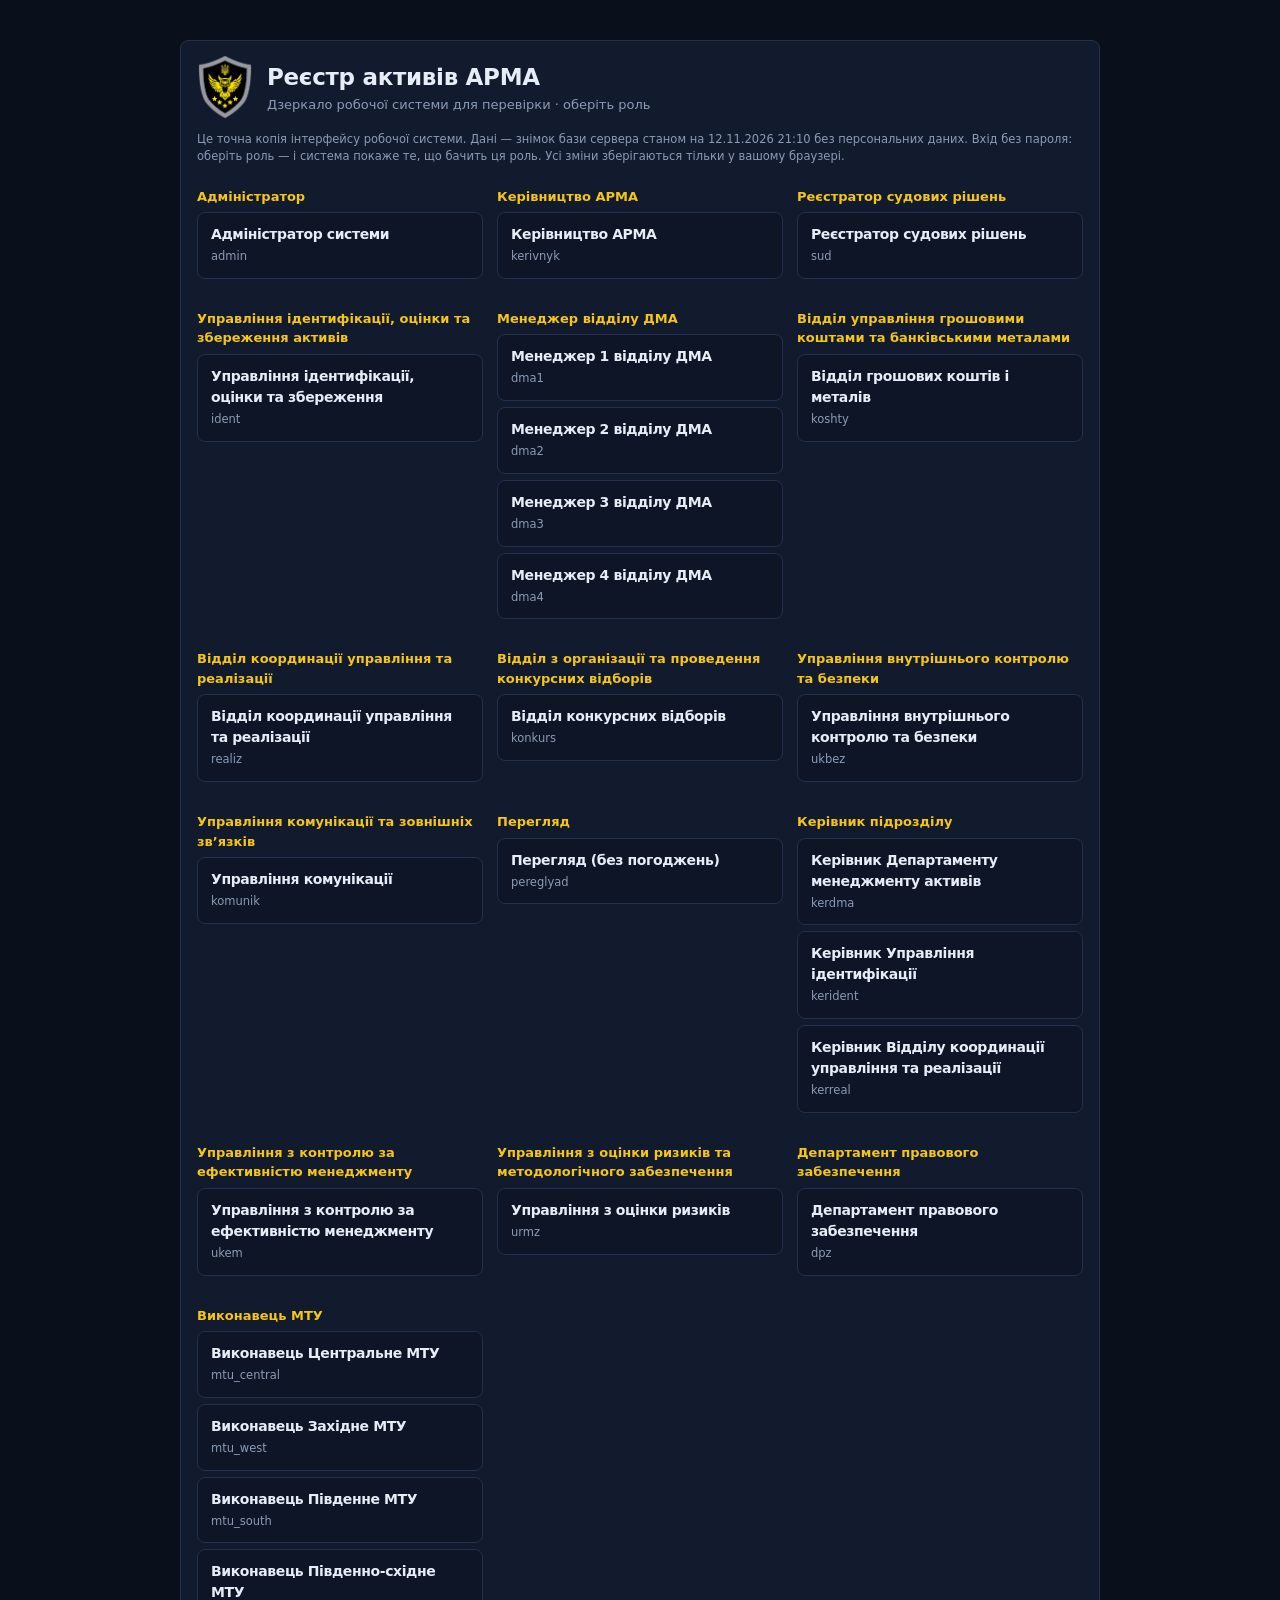
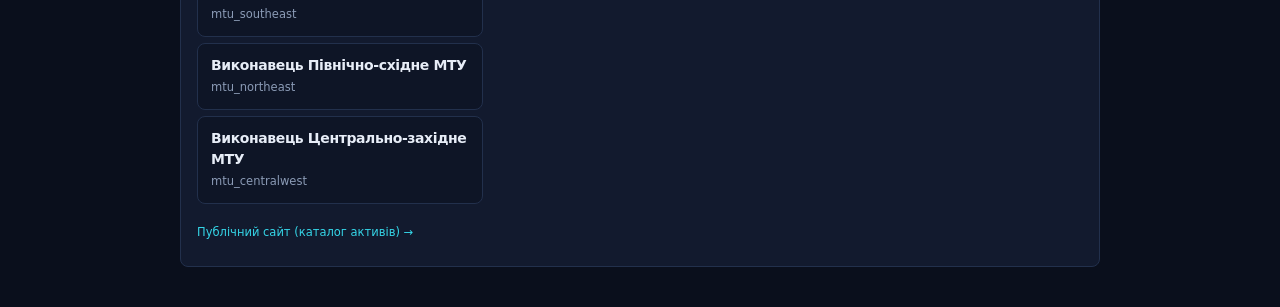
<file: index.html>
<!doctype html>
<html lang="uk"><head><meta charset="utf-8"><meta name="viewport" content="width=device-width,initial-scale=1">
<title>Реєстр активів АРМА — дзеркало для перевірки</title>
<link rel="icon" href="logo.png"><link rel="stylesheet" href="app.css"></head>
<body><div id="app"><div class="boot"><img src="logo.png" alt=""><b>Завантаження реєстру…</b></div></div>
<script>window.ARMA_MODE = 'static'; window.ARMA_STATIC = '';</script>
<script src="dicts.js"></script>
<script src="core.js"></script><script src="charts.js"></script><script src="map.js"></script><script src="xlsx.js"></script>
<script src="pages_main.js"></script><script src="pages_asset.js"></script><script src="pages_work.js"></script><script src="pages_ident.js"></script><script src="pages_mgmt.js"></script><script src="pages_admin.js"></script><script src="boot.js"></script>
</body></html>
</file>
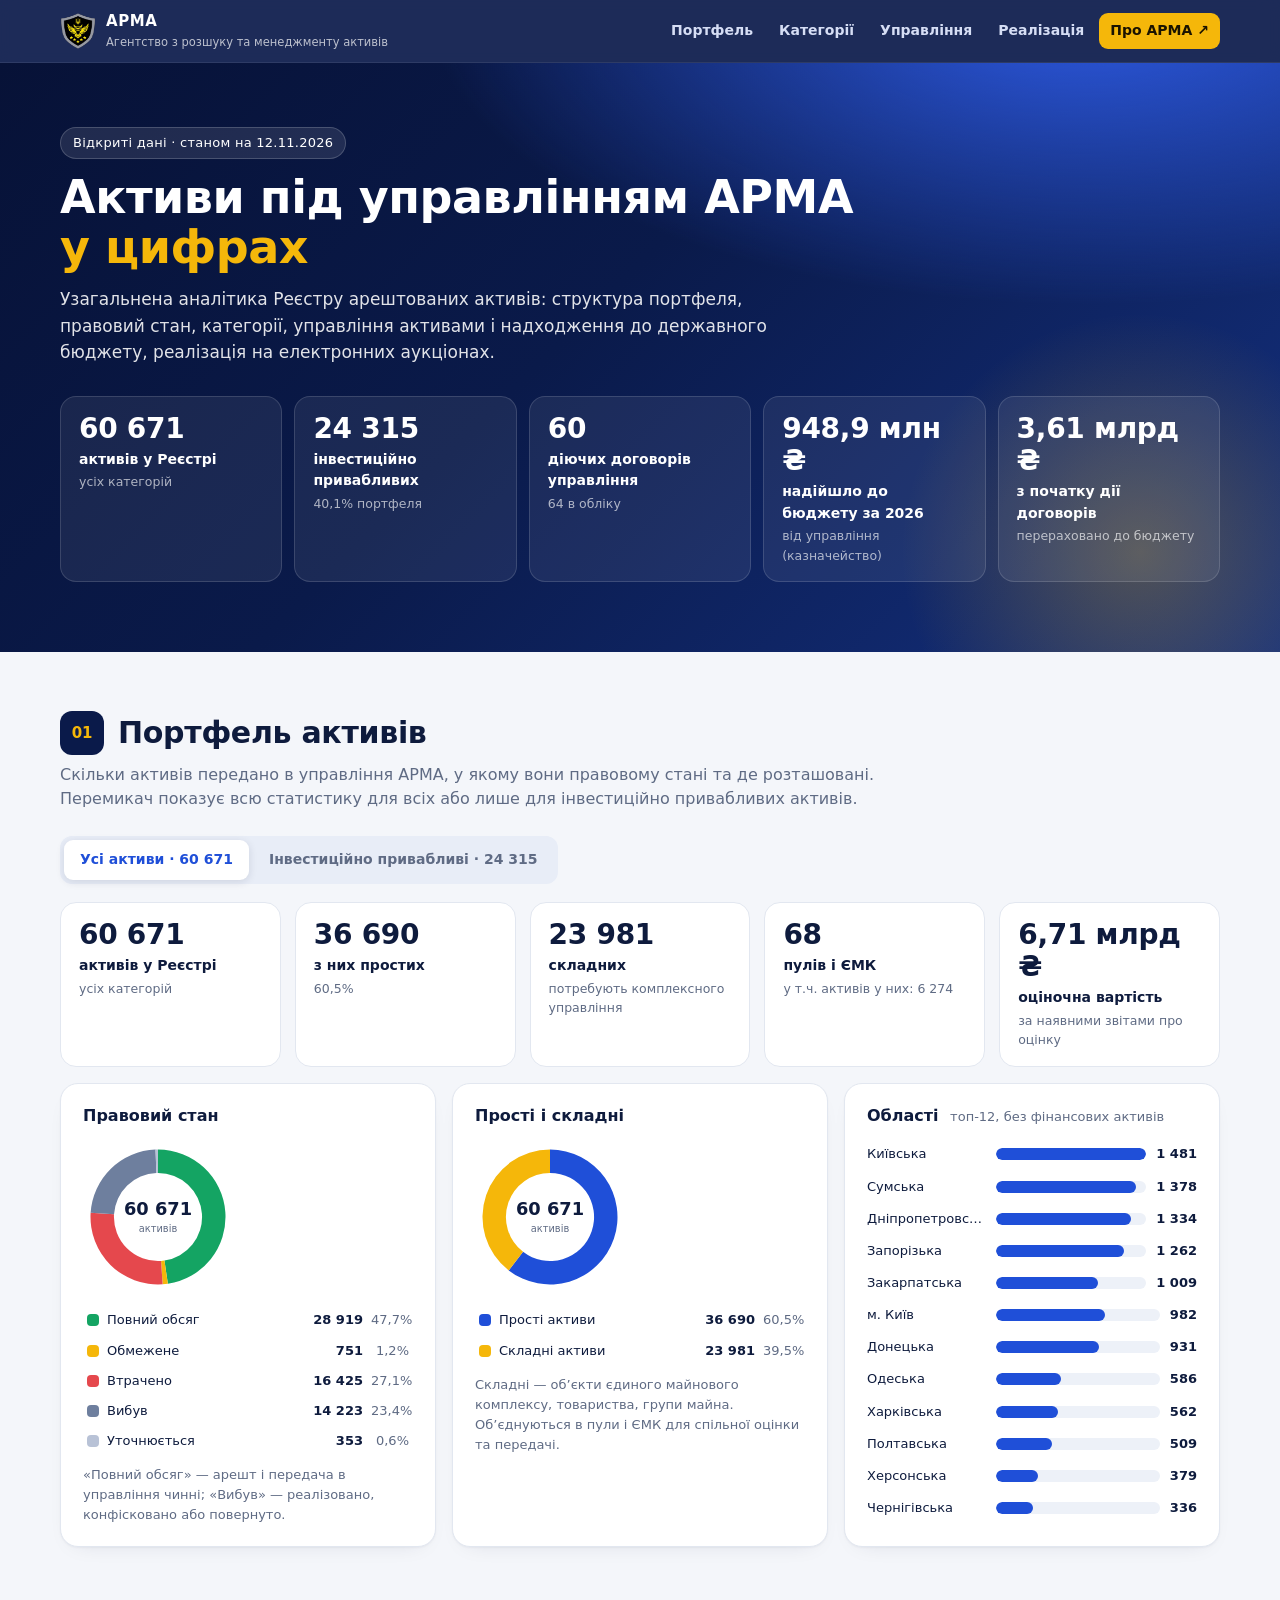
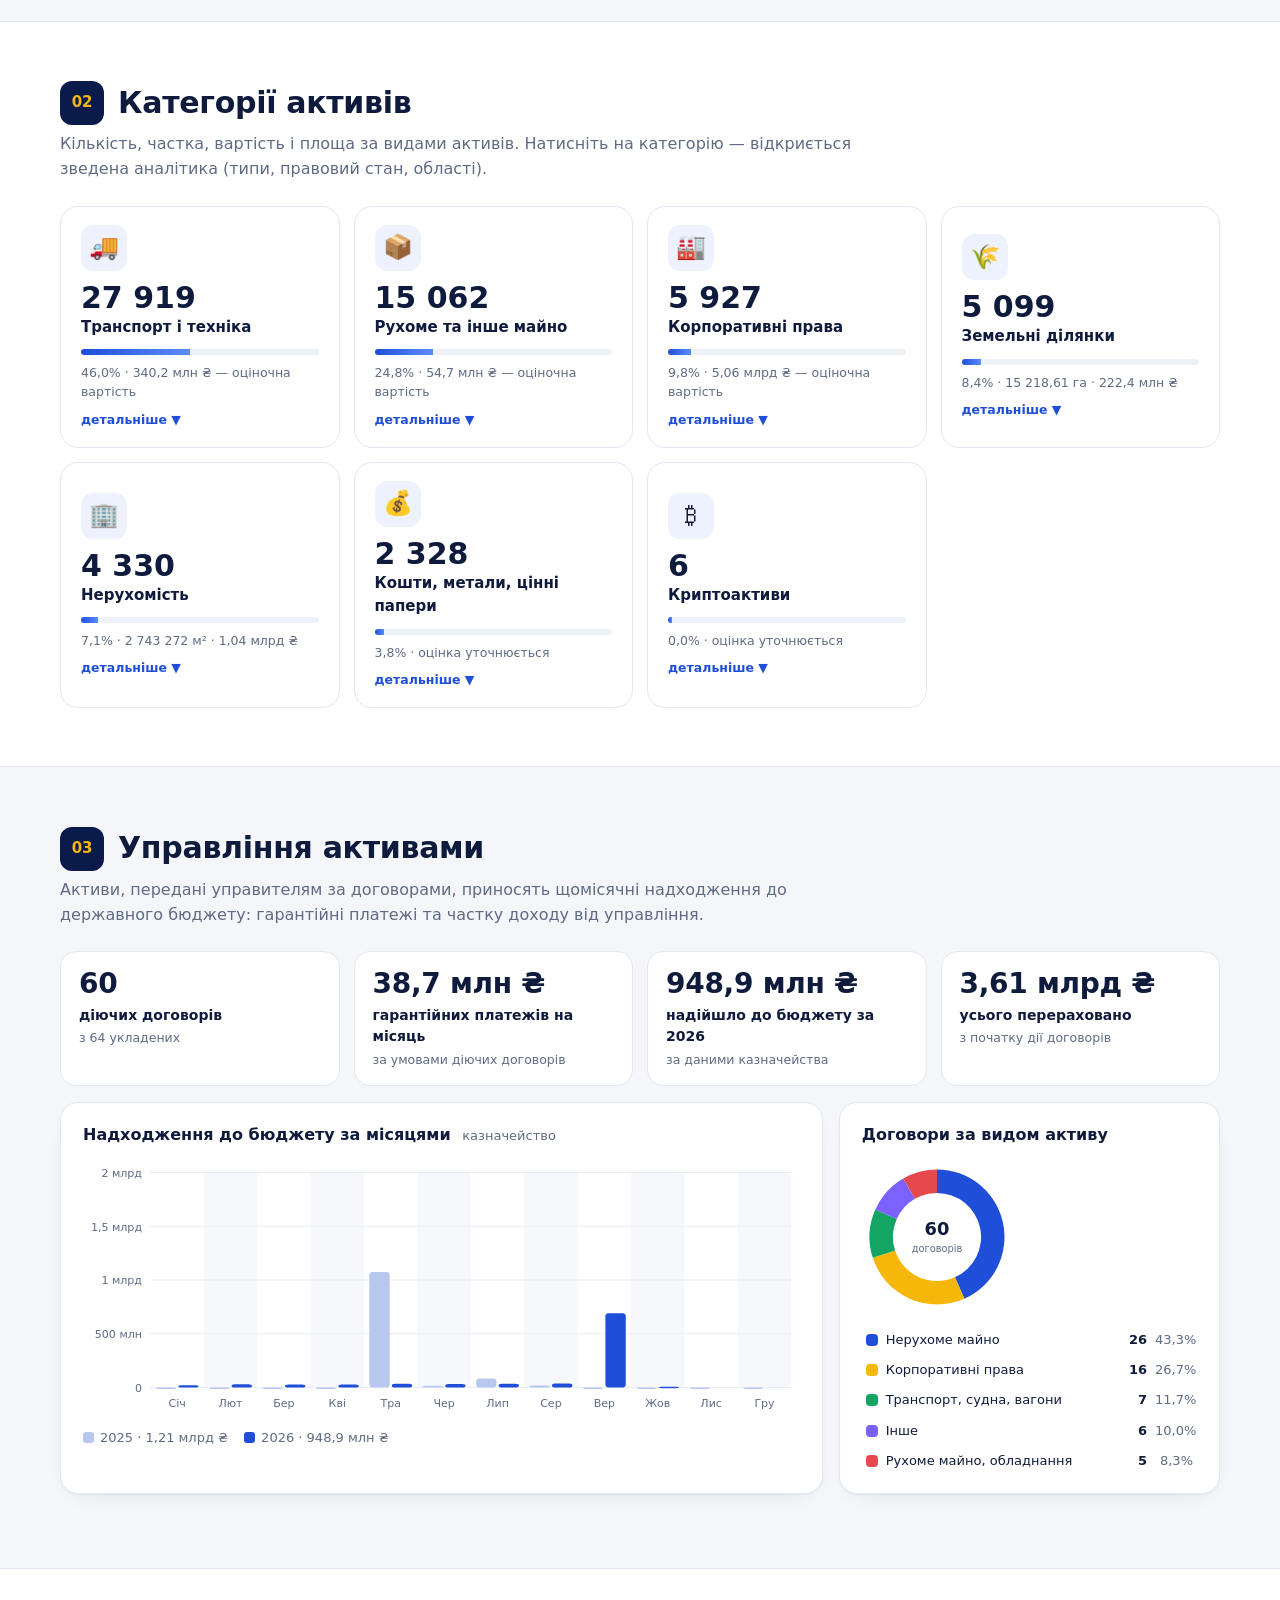
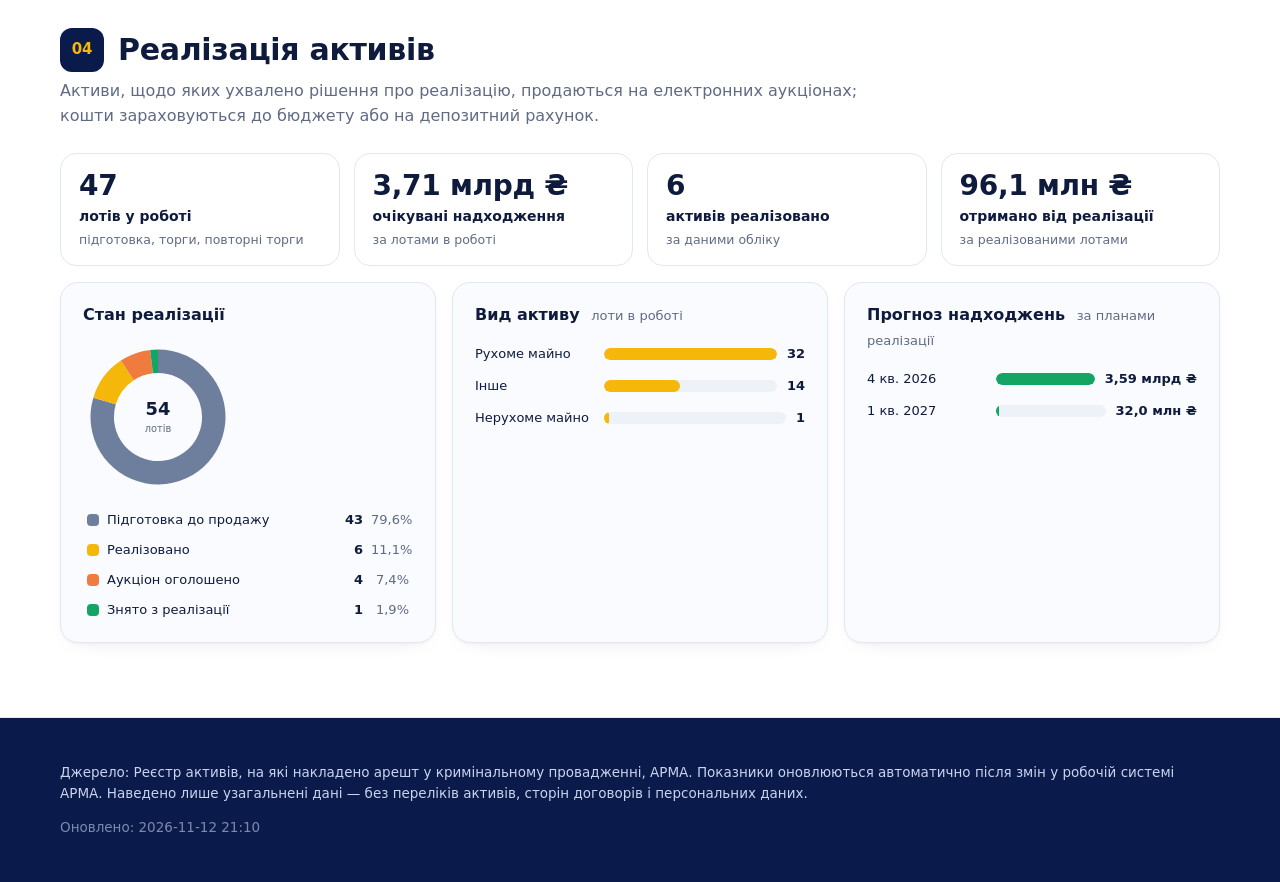
<file: dashboard.html>
<!doctype html>
<html lang="uk"><head><meta charset="utf-8"><meta name="viewport" content="width=device-width,initial-scale=1">
<title>Активи АРМА у цифрах — інфографіка (дзеркало)</title>
<meta name="description" content="Узагальнена аналітика активів під управлінням АРМА: портфель, категорії, управління і реалізація">
<link rel="icon" href="logo.png"><link rel="stylesheet" href="infographics.css"></head>
<body><main id="ig"><div class="ig-empty">Завантаження…</div></main>
<script>window.ARMA_MODE = 'static'; window.ARMA_STATIC = '';</script>
<script src="dicts.js"></script><script src="infographics.js"></script></body></html>
</file>
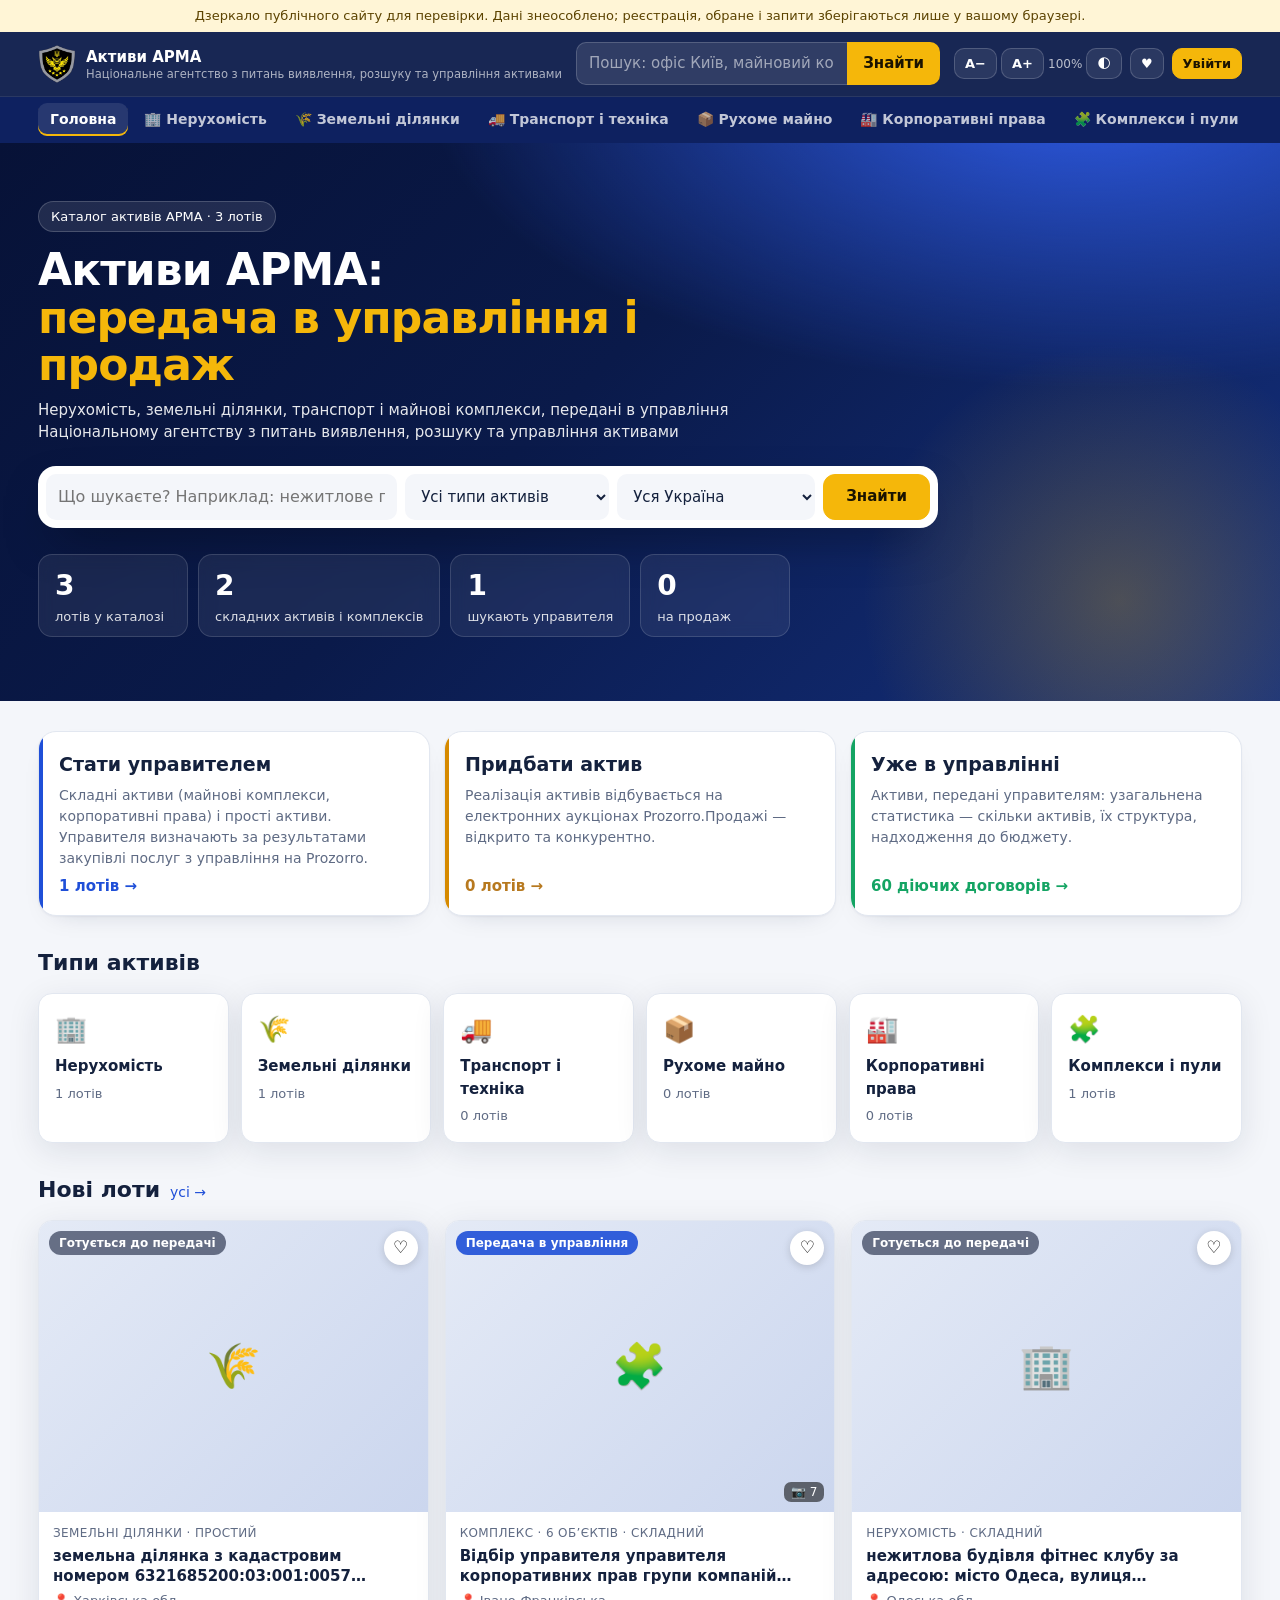
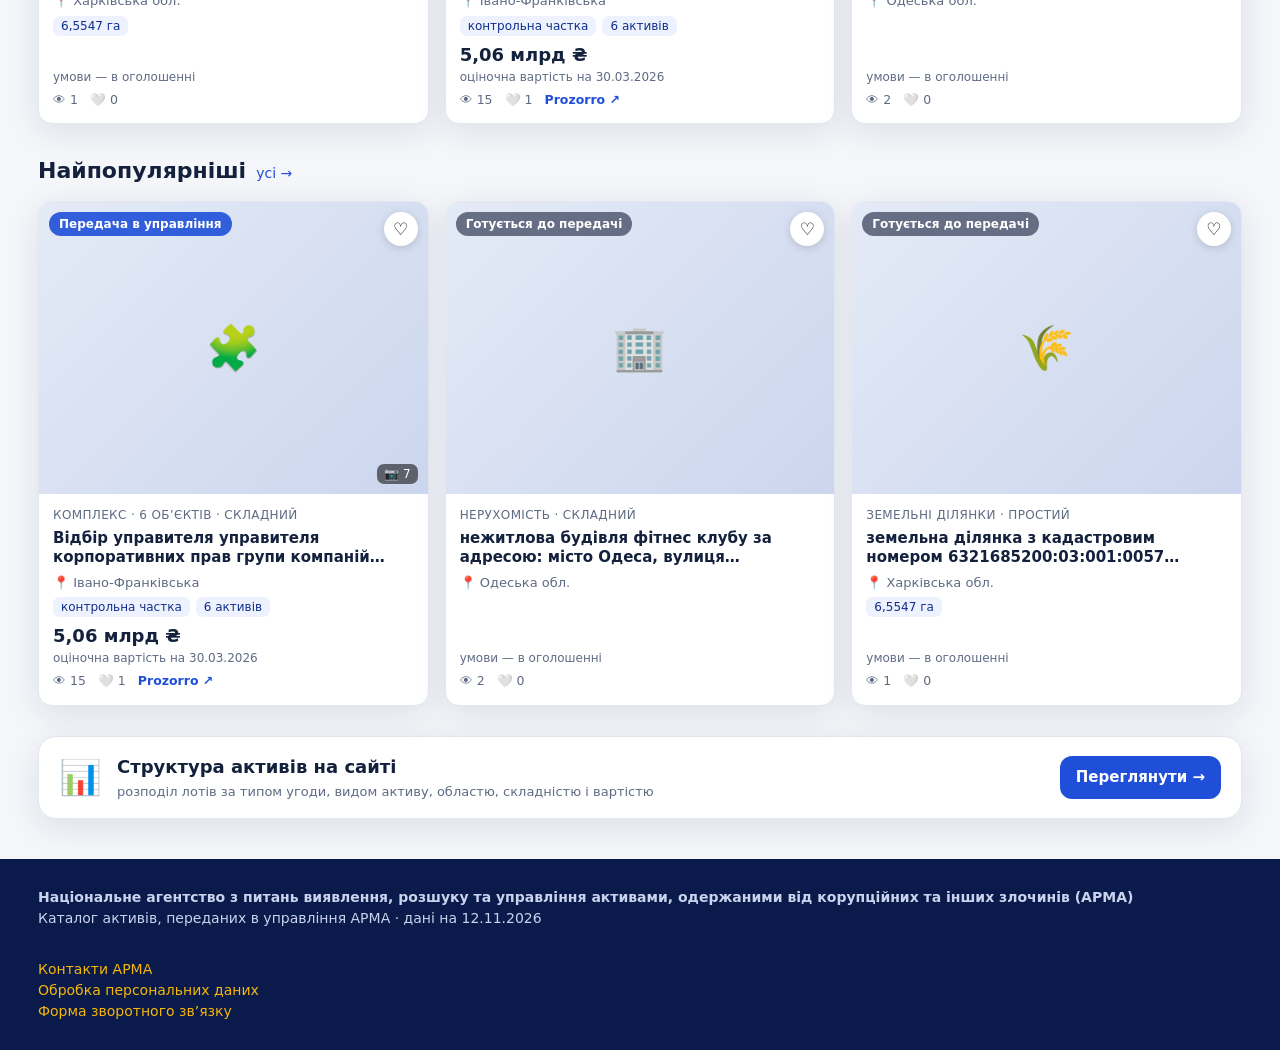
<file: public.html>
<!doctype html>
<html lang="uk"><head><meta charset="utf-8"><meta name="viewport" content="width=device-width,initial-scale=1">
<title>Активи АРМА — каталог активів (дзеркало)</title>
<link rel="icon" href="logo.png"><link rel="stylesheet" href="public.css"></head>
<body><div id="pub"></div>
<script>window.ARMA_MODE = 'static'; window.ARMA_STATIC = '';</script>
<script src="dicts.js"></script><script src="map.js"></script><script src="public.js"></script></body></html>
</file>
<file: app.css>
:root{
  --bg:#0A0F1C; --panel:#121A2E; --panel2:#0E1526; --line:#22304C;
  --gold:#F5C518; --cyan:#35D6E8; --violet:#8B7BF7;
  --text:#E7EDF7; --muted:#8B9BB6;
  --ok:#3DD68C; --lim:#F5A524; --lost:#F0524E; --unk:#6E7F9E;
  --rail:246px;
}
*{box-sizing:border-box}
html,body{margin:0;padding:0}
body{background:var(--bg);color:var(--text);
  font-family:"IBM Plex Sans","Segoe UI",system-ui,sans-serif;font-size:14.5px;line-height:1.5;
  font-feature-settings:"tnum" 1}
a{color:var(--cyan);text-decoration:none}
a:hover{text-decoration:underline}
.mono,.id,code{font-family:"IBM Plex Mono",monospace;font-size:.92em}

.shell{display:grid;grid-template-columns:var(--rail) 1fr;min-height:100vh}
.rail{background:linear-gradient(180deg,#0B1222 0%,#0A0F1C 100%);border-right:1px solid var(--line);
  position:sticky;top:0;height:100vh;display:flex;flex-direction:column;overflow-y:auto}
.brand{display:flex;gap:12px;align-items:center;padding:18px 18px 16px;border-bottom:1px solid var(--line)}
.brand img{width:40px;height:auto}
.brand b{display:block;font-size:15px;letter-spacing:-.2px}
.brand span{font-size:11.5px;color:var(--muted)}
.rail nav{padding:10px 0;flex:1}
.rail .grp{padding:14px 18px 6px;font-size:10.5px;letter-spacing:.09em;color:#5E6E8C;text-transform:uppercase}
.rail nav a{display:block;padding:8px 18px;color:#B9C6DC;font-size:13.5px;border-left:3px solid transparent}
.rail nav a:hover{background:#151E33;color:#fff;text-decoration:none}
.rail nav a.on{background:#17233C;color:#fff;border-left-color:var(--gold);font-weight:600}
.who{padding:12px 18px;border-top:1px solid var(--line);font-size:11.5px;color:var(--muted)}
.who b{display:block;color:#D7E1F0;font-size:13px}

main{padding:22px 26px 56px;max-width:1560px}
.topbar{display:flex;justify-content:space-between;align-items:center;gap:18px;margin-bottom:18px}
h1{font-size:23px;font-weight:600;letter-spacing:-.3px;margin:0 0 3px}
.sub{color:var(--muted);font-size:13px;margin:0}
h2{font-size:15px;font-weight:600;margin:26px 0 10px;letter-spacing:-.1px}
h3{font-size:13.5px;font-weight:600;margin:0 0 10px}
.demo{background:rgba(245,197,24,.12);border:1px solid rgba(245,197,24,.35);color:var(--gold);
  padding:5px 11px;border-radius:3px;font-size:12px;white-space:nowrap}

.panel{background:var(--panel);border:1px solid var(--line);border-radius:8px;padding:14px 16px}
.panel h3{display:flex;justify-content:space-between;align-items:baseline;color:#CFDAEC}
.panel h3 span{font-weight:400;font-size:11px;color:var(--muted)}
.grid{display:grid;gap:14px}
.g2{grid-template-columns:repeat(2,1fr)}
.g3{grid-template-columns:repeat(3,1fr)}
.g4{grid-template-columns:repeat(4,1fr)}
.g5{grid-template-columns:repeat(5,1fr)}
.kpi .v{font-size:24px;font-weight:600;letter-spacing:-.5px}
.kpi .v small{font-size:12px;font-weight:400;color:var(--muted);margin-left:5px}
.kpi .d{font-size:11.5px;color:var(--muted);margin-top:3px}
.chart{height:168px;position:relative}
.chart-sm{height:140px;position:relative}

.bar{display:flex;height:34px;border-radius:5px;overflow:hidden;border:1px solid var(--line)}
.bar div{display:flex;align-items:center;justify-content:center;font-size:12px;font-weight:600;color:#0A0F1C}
.s-ok{background:var(--ok)}.s-lim{background:var(--lim)}.s-lost{background:var(--lost)}.s-unk{background:var(--unk)}
.legend{display:flex;flex-wrap:wrap;gap:20px;margin-top:12px}
.legend div{font-size:11.5px;color:var(--muted);border-left:3px solid var(--line);padding-left:9px}
.legend b{display:block;color:var(--text);font-size:16px;font-weight:600}
.l-ok{border-left-color:var(--ok)!important}.l-lim{border-left-color:var(--lim)!important}
.l-lost{border-left-color:var(--lost)!important}.l-unk{border-left-color:var(--unk)!important}

table{width:100%;border-collapse:collapse;font-size:13px}
th{text-align:left;font-weight:600;color:var(--muted);font-size:11px;padding:8px 10px;
  border-bottom:1px solid var(--line);background:var(--panel2);white-space:nowrap}
td{padding:8px 10px;border-bottom:1px solid #1A2438;vertical-align:top}
tbody tr:hover{background:#172034}
.num{text-align:right}
.wrap-tbl{border:1px solid var(--line);border-radius:8px;overflow:hidden;background:var(--panel)}

.tag{display:inline-block;padding:2px 8px;border-radius:3px;font-size:11.5px;font-weight:600;white-space:nowrap}
.t-ok{background:rgba(61,214,140,.15);color:var(--ok)}
.t-lim{background:rgba(245,165,36,.15);color:var(--lim)}
.t-lost{background:rgba(240,82,78,.15);color:var(--lost)}
.t-unk{background:rgba(110,127,158,.18);color:#9DAEC8}
.t-gold{background:rgba(245,197,24,.15);color:var(--gold)}

.filters{display:flex;flex-wrap:wrap;gap:8px;margin-bottom:12px}
input,select,textarea{font-family:inherit;font-size:13.5px;padding:7px 10px;border:1px solid var(--line);
  border-radius:5px;background:var(--panel2);color:var(--text)}
input::placeholder{color:#5F6F8C}
input:focus,select:focus,textarea:focus{outline:none;border-color:var(--cyan)}
.btn{display:inline-block;padding:7px 14px;border:1px solid var(--cyan);background:rgba(53,214,232,.12);
  color:var(--cyan);border-radius:5px;font-size:13.5px;cursor:pointer;font-family:inherit}
.btn:hover{background:rgba(53,214,232,.22);text-decoration:none}
.btn.gold{border-color:var(--gold);color:var(--gold);background:rgba(245,197,24,.12)}
.btn.gold:hover{background:rgba(245,197,24,.22)}
label{display:block;font-size:11.5px;color:var(--muted);margin:0 0 4px}
.field{margin-bottom:11px}
.field input,.field select,.field textarea{width:100%}

.kv{display:grid;grid-template-columns:180px 1fr;gap:5px 14px;font-size:13px}
.kv dt{color:var(--muted)}.kv dd{margin:0}
.gallery{display:grid;grid-template-columns:repeat(4,1fr);gap:7px}
.gallery img{width:100%;height:86px;object-fit:cover;border:1px solid var(--line);border-radius:5px}
.docs{list-style:none;padding:0;margin:0}
.docs li{display:flex;justify-content:space-between;gap:10px;padding:7px 0;border-bottom:1px solid #1A2438;font-size:13px}

.timeline{list-style:none;margin:0;padding:0 0 0 20px;border-left:2px solid var(--line)}
.timeline li{position:relative;padding:0 0 16px 16px}
.timeline li::before{content:"";position:absolute;left:-25px;top:4px;width:9px;height:9px;border-radius:50%;
  background:var(--unk);border:2px solid var(--panel)}
.e-grant::before{background:var(--ok)!important}
.e-restrict::before{background:var(--lim)!important}
.e-terminate::before{background:var(--lost)!important}
.timeline .date{font-size:11.5px;color:var(--muted);font-family:"IBM Plex Mono",monospace}
.timeline .what{font-weight:600;font-size:13.5px}
.timeline .meta{font-size:12px;color:var(--muted)}

.note{background:rgba(53,214,232,.08);border-left:3px solid var(--cyan);padding:10px 12px;font-size:12.5px;
  border-radius:0 5px 5px 0}
.note.gold{background:rgba(245,197,24,.08);border-left-color:var(--gold)}
.hint{font-size:11.5px;color:var(--muted)}
.chip{display:inline-block;background:#17223A;border:1px solid var(--line);border-radius:12px;
  padding:2px 10px;font-size:12px;margin:0 5px 5px 0}
.map{height:380px;border:1px solid var(--line);border-radius:8px}

/* CRM-кроки */
.steps{list-style:none;margin:0;padding:0;display:grid;gap:8px}
.steps li{display:grid;grid-template-columns:34px 1fr 150px 130px 110px;gap:12px;align-items:center;
  background:var(--panel2);border:1px solid var(--line);border-radius:6px;padding:9px 12px}
.steps .n{width:26px;height:26px;border-radius:50%;display:flex;align-items:center;justify-content:center;
  font-size:12px;font-weight:600;background:#1B2840;color:var(--muted)}
.steps li.done .n{background:rgba(61,214,140,.2);color:var(--ok)}
.steps li.now .n{background:rgba(245,197,24,.2);color:var(--gold)}
.steps .t{font-size:13.5px;font-weight:600}
.steps .s{font-size:11.5px;color:var(--muted)}

@media(max-width:1200px){.g5,.g4{grid-template-columns:repeat(2,1fr)}.g3{grid-template-columns:1fr 1fr}}
@media(max-width:820px){.shell{grid-template-columns:1fr}.rail{position:static;height:auto}
  .g2,.g3,.g4,.g5{grid-template-columns:1fr}main{padding:16px}
  .steps li{grid-template-columns:30px 1fr}}
@media(prefers-reduced-motion:reduce){*{transition:none!important;animation:none!important}}

/* ===================== розширення для робочої системи ===================== */
.s-closed{background:#5B7DB1}.t-closed{background:rgba(91,125,177,.18);color:#8FB0E0}
.l-closed{border-left-color:#5B7DB1!important}
.flash{padding:9px 13px;border-radius:6px;margin:0 0 12px;font-size:13px;border:1px solid var(--line)}
.flash.ok{background:rgba(61,214,140,.1);border-color:rgba(61,214,140,.35);color:#9EE8C3}
.flash.err{background:rgba(240,82,78,.1);border-color:rgba(240,82,78,.35);color:#F7A9A7}
.flash.info{background:rgba(53,214,232,.08);border-color:rgba(53,214,232,.3)}
.btn.sm{padding:4px 10px;font-size:12px}
.btn.danger{border-color:var(--lost);color:var(--lost);background:rgba(240,82,78,.1)}
.btn.plain{border-color:var(--line);color:var(--text);background:transparent}
.btn[disabled]{opacity:.45;cursor:not-allowed}
.row-actions{display:flex;gap:6px;flex-wrap:wrap;align-items:center}
.tabs{display:flex;gap:2px;border-bottom:1px solid var(--line);margin:0 0 14px;flex-wrap:wrap}
.tabs a{padding:8px 13px;color:var(--muted);font-size:13px;border-bottom:2px solid transparent;cursor:pointer}
.tabs a:hover{color:var(--text);text-decoration:none}
.tabs a.on{color:var(--gold);border-bottom-color:var(--gold);font-weight:600}
.tabpane{display:none}.tabpane.on{display:block}
.pager{display:flex;gap:4px;margin:12px 0;align-items:center;flex-wrap:wrap;font-size:12.5px;color:var(--muted)}
.pager a,.pager span.cur{padding:4px 9px;border:1px solid var(--line);border-radius:4px}
.pager span.cur{background:#17233C;color:var(--gold);border-color:var(--gold)}
.form-grid{display:grid;grid-template-columns:repeat(3,1fr);gap:0 14px}
.form-grid.two{grid-template-columns:repeat(2,1fr)}
.form-grid .wide{grid-column:1/-1}
fieldset{border:1px solid var(--line);border-radius:8px;padding:12px 14px 4px;margin:0 0 14px;background:var(--panel)}
fieldset legend{padding:0 6px;font-size:12.5px;color:var(--gold);font-weight:600}
fieldset[disabled]{opacity:.62}
textarea{min-height:64px;resize:vertical;width:100%}
.req::after{content:" *";color:var(--lim)}
.mini{font-size:11.5px;color:var(--muted)}
.pill{display:inline-block;padding:1px 8px;border-radius:10px;font-size:11px;background:#1B2840;color:#AFC0DA;margin-right:4px}
.kpi a.v{color:var(--text)}
.kpi a.v:hover{color:var(--gold);text-decoration:none}
.tiles{display:grid;grid-template-columns:repeat(auto-fill,minmax(205px,1fr));gap:10px}
.tile{display:block;background:var(--panel2);border:1px solid var(--line);border-radius:8px;padding:11px 13px;color:var(--text)}
.tile:hover{border-color:var(--gold);text-decoration:none}
.tile b{display:block;font-size:20px;letter-spacing:-.4px}
.tile span{font-size:11.5px;color:var(--muted)}
.tile.warn b{color:var(--lim)}.tile.bad b{color:var(--lost)}
.banner{background:rgba(139,123,247,.1);border:1px solid rgba(139,123,247,.4);border-radius:8px;padding:11px 14px;margin:0 0 14px;font-size:13px}
.banner a{color:#C3B8FF;font-weight:600}
.overdue{color:var(--lost);font-weight:600}
.steps li.review .n{background:rgba(139,123,247,.25);color:#C3B8FF}
.steps li.skip{opacity:.55}
.steps li{grid-template-columns:34px 1fr 150px 120px 170px}
.chips-filter{display:flex;gap:6px;flex-wrap:wrap;margin:0 0 10px}
.chips-filter a{padding:3px 10px;border:1px solid var(--line);border-radius:12px;font-size:12px;color:var(--muted)}
.chips-filter a.on{border-color:var(--gold);color:var(--gold)}
.sel-bar{position:sticky;bottom:0;background:#0E1526;border:1px solid var(--line);border-radius:8px;
  padding:9px 12px;margin-top:10px;display:flex;gap:8px;align-items:center;flex-wrap:wrap;z-index:5}
.thumb{width:48px;height:36px;object-fit:cover;border-radius:4px;border:1px solid var(--line)}
.gallery a{display:block;position:relative}
.gallery .del{position:absolute;top:3px;right:3px}
.empty{padding:22px;text-align:center;color:var(--muted);font-size:13px}
.ch{width:100%;height:100%}
.ch text{font-family:"IBM Plex Sans",sans-serif}
.ch .lbl{fill:#8B9BB6;font-size:10.5px}
.ch .val{fill:#E7EDF7;font-size:10px;font-weight:600}
.ch .bar:hover{opacity:.82;cursor:pointer}
.legend-mini{display:flex;flex-direction:column;gap:3px;font-size:10.5px;color:var(--muted);justify-content:center}
.legend-mini i{display:inline-block;width:9px;height:9px;border-radius:2px;margin-right:6px;vertical-align:-1px}
.donut-wrap{display:grid;grid-template-columns:150px 1fr;gap:10px;align-items:center;height:100%}
.status-dot{display:inline-block;width:8px;height:8px;border-radius:50%;margin-right:5px}
.public-hero{padding:34px 0 20px}
.public-grid{display:grid;grid-template-columns:repeat(auto-fill,minmax(260px,1fr));gap:14px}
.public-card{background:var(--panel);border:1px solid var(--line);border-radius:10px;overflow:hidden;color:var(--text)}
.public-card img{width:100%;height:170px;object-fit:cover;display:block;background:#17223A}
.public-card .b{padding:12px 14px}
.public-card:hover{border-color:var(--gold);text-decoration:none}
.nowrap{white-space:nowrap}
td .sub{display:block;font-size:11.5px;color:var(--muted)}
@media(max-width:900px){.form-grid,.form-grid.two{grid-template-columns:1fr}.steps li{grid-template-columns:30px 1fr}}
/* --- доповнення v3 --- */
th .sub,td .sub{display:block;font-size:11px;font-weight:400;color:var(--muted);margin-top:2px}
.prog{height:6px;background:var(--panel2);border:1px solid var(--line);border-radius:4px;overflow:hidden;margin-top:4px}
.prog div{height:100%;background:var(--gold)}
.pcards .empty,.grid .empty-wide{grid-column:1/-1}
.land-map{position:relative}
.land-map text{fill:#8B9BB6;font-size:10px;font-family:"IBM Plex Sans",sans-serif}
@media (max-width:900px){.shell{grid-template-columns:1fr}.rail{position:static}.grid.g4,.grid.g5,.grid.g3,.grid.g2{grid-template-columns:1fr}.form-grid{grid-template-columns:1fr}}
/* ===================== v2: єдиний інтерфейс ===================== */
.ch-barh{display:flex;flex-direction:column;gap:7px;padding:2px 0}
.ch-row{display:grid;grid-template-columns:minmax(80px,42%) 1fr auto;gap:8px;align-items:center;font-size:12px;border-radius:4px;padding:1px 2px}
.ch-row:hover{background:rgba(255,255,255,.04)}
.ch-lbl{color:#AFC0DA;white-space:nowrap;overflow:hidden;text-overflow:ellipsis;text-align:right}
.ch-track{height:13px;background:rgba(255,255,255,.04);border-radius:3px;overflow:hidden}
.ch-fill{height:100%;width:0;border-radius:3px;transition:width .9s cubic-bezier(.2,.8,.2,1)}
.ch-val{color:var(--text);font-weight:600;font-size:11.5px;min-width:34px;text-align:right;white-space:nowrap}
.ch-barv{display:flex;align-items:stretch;gap:10px;height:170px;padding-top:4px}
.ch-col{flex:1;display:flex;flex-direction:column;align-items:center;min-width:0;border-radius:4px}
.ch-col:hover{background:rgba(255,255,255,.04)}
.ch-cval{font-size:11.5px;font-weight:600;color:var(--text);height:16px}
.ch-ctrack{flex:1;width:60%;max-width:46px;display:flex;align-items:flex-end}
.ch-cfill{width:100%;height:0;border-radius:3px 3px 0 0;transition:height .9s cubic-bezier(.2,.8,.2,1)}
.ch-clbl{font-size:11px;color:#AFC0DA;max-width:100%;white-space:nowrap;overflow:hidden;text-overflow:ellipsis;margin-top:4px}
.ch-donut{display:grid;grid-template-columns:140px 1fr;gap:14px;align-items:center}
.ch-dsvg{width:140px;height:140px}.ch-seg{transition:stroke-dasharray 1s cubic-bezier(.2,.8,.2,1)}
.ch-dtot{fill:var(--text);font-size:15px;font-weight:700}.ch-dsub{fill:var(--muted);font-size:9.5px}
.ch-legend{display:flex;flex-direction:column;gap:5px;min-width:0}
.ch-li{display:grid;grid-template-columns:10px minmax(0,1fr) auto 34px;gap:7px;align-items:center;font-size:12px;border-radius:4px;padding:1px 3px}
.ch-li:hover{background:rgba(255,255,255,.05)}
.ch-li i{width:10px;height:10px;border-radius:2px}.ch-ll{color:#AFC0DA;white-space:nowrap;overflow:hidden;text-overflow:ellipsis}
.ch-li b{color:var(--text);font-size:11.5px}.ch-li em{font-style:normal;color:var(--muted);font-size:11px;text-align:right}
.ch-link{cursor:pointer}
.ch-tip{position:fixed;z-index:200;background:#0B1222;border:1px solid var(--gold);color:var(--text);padding:7px 10px;border-radius:6px;font-size:12.5px;max-width:340px;pointer-events:none;box-shadow:0 6px 20px rgba(0,0,0,.45);display:none;line-height:1.4}
.ch-tip-h{color:var(--gold);font-size:11px;margin-top:3px}
.chart{min-height:60px;height:auto!important}
/* зони */
.z{display:inline-block;padding:1px 7px;border-radius:9px;font-size:10.5px;font-weight:600;white-space:nowrap}
.z-red{background:rgba(240,82,78,.16);color:#FF7B77}.z-yellow{background:rgba(245,197,24,.15);color:#F5C518}
.z-blue{background:rgba(76,141,246,.17);color:#7FB0FF}.z-grey{background:rgba(138,148,166,.18);color:#B5BFCE}
/* обрізання тексту з повною підказкою */
.clip{display:-webkit-box;-webkit-line-clamp:3;line-clamp:3;-webkit-box-orient:vertical;overflow:hidden;white-space:normal;word-break:break-word;max-width:100%}   /* v2.5: до 3 рядків, повний текст — у підказці */
.clip.one{-webkit-line-clamp:1;line-clamp:1}
.topbar h1{overflow-wrap:anywhere}
.rail nav a{white-space:nowrap;overflow:hidden;text-overflow:ellipsis}
/* блоки процесів */
.proc-grid{display:grid;grid-template-columns:repeat(auto-fill,minmax(330px,1fr));gap:12px}
.proc{background:var(--panel);border:1px solid var(--line);border-radius:10px;padding:13px 14px;border-top:3px solid var(--gold)}
.proc h4{margin:0 0 2px;font-size:14px}.proc .pm{font-size:11.5px;color:var(--muted);margin-bottom:9px}
.proc ol{list-style:none;margin:0;padding:0;display:flex;flex-direction:column;gap:4px}
.proc li{display:grid;grid-template-columns:22px 1fr auto;gap:7px;align-items:center;font-size:12px;padding:3px 4px;border-radius:5px}
.proc li:hover{background:rgba(255,255,255,.04)}
.proc li .no{width:20px;height:20px;border-radius:50%;background:#1B2840;color:#AFC0DA;display:flex;align-items:center;justify-content:center;font-size:10.5px}
.proc li.on .no{background:var(--gold);color:#0A0F1C;font-weight:700}
.proc li.par .no{outline:2px dashed rgba(245,197,24,.6);outline-offset:1px}
.proc li .cnt{font-weight:700;font-size:12px}.proc li .cnt.over{color:var(--lost)}
.proc li .nm{color:#C9D5E8;white-space:nowrap;overflow:hidden;text-overflow:ellipsis}
.proc .pbar{display:flex;height:6px;border-radius:3px;overflow:hidden;margin:6px 0 10px;background:rgba(255,255,255,.05)}
/* модальне вікно, повідомлення */
.modal-bg{position:fixed;inset:0;background:rgba(5,8,15,.72);z-index:120;display:flex;align-items:flex-start;justify-content:center;overflow:auto;padding:40px 14px}
.modal{background:var(--panel);border:1px solid var(--line);border-radius:12px;max-width:760px;width:100%;padding:18px 20px;box-shadow:0 20px 50px rgba(0,0,0,.5)}
.modal h3{margin:0 0 12px;font-size:16px}
.toast{position:fixed;right:18px;bottom:18px;z-index:150;display:flex;flex-direction:column;gap:8px}
.toast div{background:#10213B;border:1px solid var(--line);border-left:4px solid var(--ok);padding:10px 14px;border-radius:8px;font-size:13px;max-width:420px;box-shadow:0 8px 24px rgba(0,0,0,.4)}
.toast div.err{border-left-color:var(--lost)}.toast div.info{border-left-color:var(--cyan)}
.busy{position:fixed;top:0;left:0;right:0;height:3px;background:linear-gradient(90deg,transparent,var(--gold),transparent);background-size:200% 100%;animation:busy 1s linear infinite;z-index:300}
@keyframes busy{from{background-position:200% 0}to{background-position:-200% 0}}
.btn[disabled]{opacity:.45;cursor:not-allowed}
.btn.sm{padding:4px 9px;font-size:12px}
.row-actions{display:flex;gap:6px;flex-wrap:wrap;align-items:center}
.sel-basket{display:flex;gap:8px;align-items:center;background:rgba(245,197,24,.08);border:1px solid rgba(245,197,24,.35);border-radius:8px;padding:7px 12px;margin:0 0 10px;font-size:12.5px;flex-wrap:wrap}
textarea.big{min-height:120px}
.kv dd{overflow-wrap:anywhere}
.mode-badge{font-size:11px;color:var(--muted);margin-left:auto}
.map-wrap{position:relative;height:520px;border-radius:10px;overflow:hidden;border:1px solid var(--line);background:#0E1526;touch-action:none;user-select:none}
.map-wrap canvas{position:absolute;inset:0}
.map-tiles{position:absolute;inset:0;overflow:hidden}.map-tiles img{position:absolute;width:256px;height:256px;filter:saturate(.65) brightness(.75) contrast(1.05)}
.map-ctrl{position:absolute;right:10px;top:10px;display:flex;flex-direction:column;gap:5px;z-index:5}
.map-ctrl button{width:32px;height:32px;border-radius:6px;border:1px solid var(--line);background:#0B1222;color:var(--text);font-size:17px;cursor:pointer}
.map-attr{position:absolute;right:6px;bottom:4px;font-size:10px;color:#9AA7BD;background:rgba(10,15,28,.7);padding:1px 5px;border-radius:3px;z-index:5}
.map-legend{position:absolute;left:10px;bottom:10px;background:rgba(10,15,28,.85);border:1px solid var(--line);border-radius:7px;padding:6px 9px;font-size:11px;z-index:5;display:flex;gap:10px;flex-wrap:wrap}
.map-legend span{display:flex;gap:5px;align-items:center}.map-legend i{width:10px;height:10px;border-radius:50%}
.doclist{display:flex;flex-direction:column;gap:6px}
.docrow{display:grid;grid-template-columns:1fr auto;gap:10px;align-items:center;background:var(--panel2);border:1px solid var(--line);border-radius:7px;padding:8px 11px;font-size:13px}
.ident-sec{border:1px solid var(--line);border-radius:9px;margin-bottom:12px;background:var(--panel)}
.ident-sec>summary{padding:10px 14px;cursor:pointer;font-weight:600;color:var(--gold);font-size:13px}
.ident-sec .form-grid{padding:4px 14px 10px}
.stage{display:inline-block;padding:1px 8px;border-radius:9px;font-size:11px;background:#1B2840;color:#C9D5E8;white-space:nowrap}
.stage.possible{background:rgba(61,214,140,.16);color:var(--ok)}.stage.impossible{background:rgba(240,82,78,.15);color:#FF8A86}
.stage.accepted{background:rgba(76,141,246,.18);color:#8EB8FF}.stage.conclusion{background:rgba(139,123,247,.2);color:#C3B8FF}
@media (max-width:900px){.ch-donut{grid-template-columns:1fr}.ch-dsvg{margin:0 auto}.map-wrap{height:400px}}
/* v2: перегляд фото, картка активу */
.lightbox{position:fixed;inset:0;background:rgba(3,6,12,.92);z-index:130;display:flex;align-items:center;justify-content:center;flex-direction:column;gap:10px}
.lightbox img{max-width:94vw;max-height:84vh;border-radius:6px}
.lightbox .lb-bar{display:flex;gap:8px;align-items:center;color:#C9D5E8;font-size:13px}
.card-grid{display:grid;grid-template-columns:minmax(0,1fr) 320px;gap:14px;align-items:start}
@media(max-width:1100px){.card-grid{grid-template-columns:1fr}}
.side .panel{margin-bottom:12px}
.side h3{margin-top:0}
.zone-big{display:inline-block;font-size:14px;padding:4px 12px;border-radius:14px;font-weight:600}
.doc-group{margin-bottom:12px}
.doc-group h4{margin:0 0 6px;font-size:13px;color:var(--gold)}
.doc-group .empty{padding:6px 0;text-align:left}
.actions-inline{display:flex;gap:6px;flex-wrap:wrap;align-items:center}
.btn.danger{border-color:rgba(240,82,78,.5);color:#FF8A86}
.btn.danger:hover{background:rgba(240,82,78,.12)}
.form-actions{display:flex;gap:8px;justify-content:flex-end;position:sticky;bottom:0;background:var(--bg);padding:10px 0;border-top:1px solid var(--line);margin-top:8px;z-index:5}
.hint-q{display:inline-block;width:16px;height:16px;border-radius:50%;background:var(--panel2);border:1px solid var(--line);font-size:10.5px;text-align:center;line-height:14px;color:var(--muted);cursor:help;margin-left:4px}
.prozorro{display:inline-flex;gap:6px;align-items:center}
textarea.big{min-height:140px}
.boot{min-height:100vh;display:flex;flex-direction:column;align-items:center;justify-content:center;gap:12px;color:var(--muted);text-align:center;padding:20px}
.boot img{width:72px;animation:pulse 1.6s ease-in-out infinite}.boot b{color:var(--text);font-size:16px}
@keyframes pulse{0%,100%{opacity:.55}50%{opacity:1}}
.side select,.side input{width:100%;min-width:0;max-width:100%}
.side form div[style*="display:flex"] select{flex:1;width:auto}
/* кільцева діаграма: у вузьких панелях — легенда під кільцем, підписи не обрізаються до нуля */
.ch-donut{grid-template-columns:1fr;justify-items:center}
.ch-donut .ch-legend{width:100%}
.ch-li b{white-space:nowrap}
.grid.g2 .ch-donut,.panel[style*="span 2"] .ch-donut{grid-template-columns:150px 1fr;justify-items:stretch}
.kpi .v{overflow-wrap:anywhere}
.rail{overflow-y:auto;scrollbar-width:thin}
.rail .who{position:sticky;bottom:0;background:#0A0F1C}
.kpi .v.att{color:#F5A524}
.kpi .v.att.on{color:#FFB648;text-shadow:0 0 18px rgba(245,165,36,.35)}
.panel.kpi:has(.v.att.on){border-color:rgba(245,165,36,.6);box-shadow:0 0 0 1px rgba(245,165,36,.35) inset}
.is-off{opacity:.55;pointer-events:none;filter:grayscale(.4)}
/* v2.2 ідентифікація: період (роки / місяці, у т. ч. майбутні), етапи 01–09, календар строків */
.period .chips{display:flex;gap:6px;flex-wrap:wrap;align-items:center;margin:0 0 6px}
.period .chip{padding:3px 10px;border-radius:12px;font-size:12px;color:var(--muted);text-decoration:none}
.period .chip.on{border-color:var(--gold);color:var(--gold)}
.period .chip.future{border-style:dashed}
.stage.executor,.stage.mtu{background:rgba(53,214,232,.14);color:#7FE6F1}.stage.inspected{background:rgba(245,197,24,.14);color:#F5D35E}
.stage.draft,.stage.agreed{background:rgba(139,123,247,.14);color:#B9AEFF}.stage.registry{background:rgba(61,214,140,.18);color:var(--ok)}
.stage.impossible{background:rgba(240,82,78,.15);color:#FF8A86}
table.cal tr.future td{opacity:.8;font-style:italic}table.cal tr.now td{background:rgba(245,165,36,.08)}
.nd{display:flex;gap:6px}.nd input:first-child{flex:1;min-width:90px}.nd input[type=date]{width:150px}
.panel.ruling{margin-bottom:12px}.ruling-form{margin:8px 0}
fieldset legend{font-weight:600;color:var(--gold);padding:0 6px}
@media (max-width:640px){.nd{flex-direction:column}.nd input[type=date]{width:100%}.period .chip{padding:4px 9px}}
.checks{display:flex;flex-wrap:wrap;gap:6px 14px}.checks .chk{display:flex;align-items:center;gap:5px;font-size:13px;color:var(--text)}
dl.kv.auto{background:rgba(53,214,232,.05);border:1px dashed rgba(53,214,232,.25);border-radius:8px;padding:8px 10px;margin:6px 0 10px}
/* v2.3 */
.nbadge{display:inline-block;min-width:18px;padding:0 5px;border-radius:9px;background:#F0524E;color:#fff;font-size:11px;text-align:center;margin-left:4px}
input[type=date],input[type=datetime-local],input[type=month]{color-scheme:dark}
input[type=date]::-webkit-calendar-picker-indicator,input[type=month]::-webkit-calendar-picker-indicator,input[type=datetime-local]::-webkit-calendar-picker-indicator{filter:invert(1) brightness(1.6);opacity:.9;cursor:pointer}
.card-grid{grid-template-columns:minmax(0,1fr) minmax(280px,380px)}.card-grid>*{min-width:0}.side{min-width:0;overflow-wrap:anywhere}
.side .steps li{grid-template-columns:28px minmax(0,1fr);row-gap:4px}.side .steps li>div:nth-child(n+3){grid-column:2}
.side form.plan-new select{width:100%}
@media (max-width:1100px){.card-grid{grid-template-columns:1fr}}
/* карта v2.3: підкладки, кадастр, підказки */
.map-wrap{position:relative;overflow:hidden;touch-action:none;user-select:none}
.map-wrap .map-tiles{position:absolute;inset:0}.map-wrap .map-tiles img{position:absolute;width:256px;height:256px;max-width:none}
.map-wrap .map-cad img{opacity:.85}.map-wrap canvas{position:absolute;inset:0}
.map-layers{position:absolute;left:10px;top:10px;display:flex;gap:4px;z-index:6;flex-wrap:wrap}
.map-layers button{padding:5px 10px;border-radius:7px;border:1px solid rgba(255,255,255,.35);background:rgba(11,18,34,.82);color:#E6ECF5;font-size:12px;cursor:pointer}
.map-layers button.on{background:#F5C518;color:#0B1220;border-color:#F5C518;font-weight:600}
.map-tip{position:absolute;z-index:7;max-width:260px;background:rgba(11,18,34,.92);color:#fff;font-size:12px;padding:5px 8px;border-radius:6px;pointer-events:none}
.map-panel{display:flex;gap:8px;flex-wrap:wrap;align-items:center;margin-bottom:10px}
.land-list{margin-top:12px}
/* v2.5: перенесення назв (до 3 рядків, повна назва — у підказці), плашка складності, пари KPI */
.clip3{display:-webkit-box;-webkit-line-clamp:3;line-clamp:3;-webkit-box-orient:vertical;overflow:hidden;white-space:normal;word-break:break-word}
.tag.cx-simple{background:rgba(53,214,232,.14);color:#35D6E8}.tag.cx-complex{background:rgba(139,123,247,.16);color:#A99BFF}.tag.cx-pool{background:rgba(245,197,24,.15);color:#F5C518}
.kpi-pair{display:flex;gap:18px;align-items:flex-end;flex-wrap:wrap}.kpi-pair>span{display:flex;flex-direction:column;line-height:1.05}.kpi-pair b{font-size:30px;font-weight:700}.kpi-pair small{font-size:11px;opacity:.75;font-weight:500;margin-top:3px}
.full-tip{position:fixed;z-index:9999;background:#0E1626;color:#E8EDF7;border:1px solid rgba(245,197,24,.45);border-radius:8px;padding:8px 11px;font-size:13px;line-height:1.45;box-shadow:0 10px 28px rgba(0,0,0,.45);white-space:pre-wrap;pointer-events:none}
:root[data-theme="light"] .full-tip,.light .full-tip{background:#fff;color:#14213D;border-color:#C9D3E5}
h1,.topbar h1{overflow:hidden;text-overflow:ellipsis}
/* v2.5: план / факт */
.ch-grp{display:flex;flex-direction:column;gap:8px}.ch-glegend{display:flex;gap:14px;flex-wrap:wrap;font-size:12px;opacity:.85}.ch-glegend i{display:inline-block;width:10px;height:10px;border-radius:2px;margin-right:5px}
.ch-gcols{display:flex;gap:6px;align-items:flex-end;height:210px;padding-top:6px}.ch-gcol{flex:1;display:flex;flex-direction:column;align-items:stretch;height:100%;min-width:0;cursor:default}
.ch-gbars{flex:1;display:flex;gap:2px;align-items:flex-end}.ch-gbar{flex:1;height:0;border-radius:3px 3px 0 0;transition:height .6s cubic-bezier(.2,.8,.2,1)}
.ch-gcol .ch-clbl{font-size:10.5px;text-align:center;margin-top:4px;white-space:nowrap;overflow:hidden;text-overflow:ellipsis}
/* v2.6: повні заголовки — обрізаються CSS (2 рядки), повний текст у підказці */
.topbar h1{display:-webkit-box;-webkit-line-clamp:2;-webkit-box-orient:vertical;overflow:hidden;white-space:normal}
.topbar p.sub{display:-webkit-box;-webkit-line-clamp:2;-webkit-box-orient:vertical;overflow:hidden}
.docview{position:fixed;inset:0;z-index:9000;background:rgba(5,10,22,.78);display:flex;flex-direction:column;padding:18px}
.docview .dv-bar{display:flex;gap:8px;align-items:center;background:var(--panel,#121B2E);border:1px solid var(--line,#24324D);border-radius:12px 12px 0 0;padding:10px 12px}
.docview .dv-bar b{flex:1;min-width:0;white-space:nowrap;overflow:hidden;text-overflow:ellipsis}
.docview .dv-body{flex:1;width:100%;border:0;background:#fff;border-radius:0 0 12px 12px}
.docview .dv-body.img{display:grid;place-items:center;overflow:auto;background:#0B1220}.docview .dv-body.img img{max-width:100%;max-height:100%}
/* v2.6: комбінована діаграма */
.ch-combo{display:block;overflow:visible}.ch-combo .cb-band{fill:transparent;cursor:default}.ch-combo .cb-band.odd{fill:rgba(255,255,255,.028)}
.ch-combo .cb-band.hl{fill:rgba(245,197,24,.10)}.ch-combo .cb-band.ch-link{cursor:pointer}
.ch-combo .cb-grid{stroke:rgba(255,255,255,.07)}.ch-combo .cb-sep{stroke:rgba(255,255,255,.08);stroke-dasharray:2 3}
.ch-combo .cb-ax{font-size:11px;fill:#8C9AB4}.ch-combo .cb-hl{fill:#E8EDF7;font-size:11px}
.ch-combo .cb-bar,.ch-combo .cb-line,.ch-combo circle{pointer-events:none}
.ch-glegend i.ln{height:3px;width:16px;border-radius:2px;vertical-align:3px}.ch-glegend i.ln.dash{background:none!important;border-top:2px dashed;height:0}
.ch-gcol.odd{background:rgba(255,255,255,.028);border-radius:6px}
:root[data-theme="light"] .ch-combo .cb-band.odd,.light .ch-combo .cb-band.odd{fill:rgba(20,33,61,.035)}
:root[data-theme="light"] .ch-combo .cb-grid,.light .ch-combo .cb-grid{stroke:rgba(20,33,61,.08)}
:root[data-theme="light"] .ch-combo .cb-hl,.light .ch-combo .cb-hl{fill:#14213D}
/* v2.6: картки в режимі перегляду, плитка договорів, період, рядки місяців */
.flash.warn{background:rgba(245,165,36,.1);border-color:rgba(245,165,36,.4);color:#F8CF8C}
.edit-flag{border-left:4px solid var(--gold)}
.vgrid{display:grid;grid-template-columns:repeat(auto-fill,minmax(260px,1fr));gap:2px 18px;margin:4px 0}
.vgrid>div{padding:8px 0;border-bottom:1px dashed var(--line);min-width:0}.vgrid>div.wide{grid-column:1/-1}
.vgrid dt{font-size:11.5px;color:var(--muted);margin-bottom:3px}.vgrid dd{margin:0;font-size:14px;overflow-wrap:anywhere}.vgrid dd .pre{white-space:pre-wrap}
.kpi-ct .kpi-pair a{display:flex;flex-direction:column;line-height:1.05;color:var(--text);padding:4px 10px;border-radius:10px;border:1px solid transparent;transition:.15s}
.kpi-ct .kpi-pair a:hover{text-decoration:none;border-color:var(--line)}.kpi-ct .kpi-pair a.sel{border-color:var(--gold)}
.kpi-ct .kpi-pair a.act b{color:#F5A524}.kpi-ct.on{border-color:rgba(245,165,36,.65);box-shadow:0 0 0 1px rgba(245,165,36,.35) inset}
.kpi-ct.on .kpi-pair a.act{background:rgba(245,165,36,.16);border-color:#F5A524}.kpi-ct.on .kpi-pair a.act b{color:#FFB547}
.period-bar{align-items:center}.period-bar input[type=month]{width:auto;min-width:140px}.period-bar .chips-filter{margin:0}
table.mm tr.alt td{background:rgba(255,255,255,.025)}table.mm td,table.mm th{border-right:1px solid rgba(255,255,255,.05)}
tr.muted-row td{opacity:.62}
/* v2.6: вибір активів з Реєстру */
.modal.wide{max-width:1180px}.picker .pk-list{max-height:56vh;overflow:auto;margin:6px 0;border:1px solid var(--line);border-radius:10px}
.picker .pk-list table{margin:0}.picker .pk-list tr[data-a],.picker .pk-list tr[data-p]{cursor:pointer}.picker .pk-list tr.on td{background:rgba(245,197,24,.10)}
.picker .pk-list .clip{display:-webkit-box;-webkit-line-clamp:2;-webkit-box-orient:vertical;overflow:hidden;max-width:520px}
.picker .pk-sel{display:flex;flex-wrap:wrap;gap:6px;align-items:center;margin:8px 0;max-height:90px;overflow:auto}
.picker .chip{display:inline-block;padding:3px 9px;border-radius:12px;background:rgba(245,197,24,.15);border:1px solid rgba(245,197,24,.4);font-size:12px;cursor:pointer}
.picker [data-af]{display:contents}
.crypto-units .cu-row{display:flex;flex-wrap:wrap;gap:12px}.crypto-units .cu{background:var(--panel2);border:1px solid var(--line);border-radius:10px;padding:10px 14px;min-width:150px}
.crypto-units .cu b{display:block;font-size:22px;font-variant-numeric:tabular-nums}.crypto-units .cu span{font-weight:600;color:var(--gold)}.crypto-units .cu small{display:block;color:var(--muted);font-size:11.5px}
.ch-combo line,.ch-combo text,.ch-combo polyline{pointer-events:none}
/* v2.7: вибір місяця і року; видимий значок календаря в темній темі */
input[type=date],input[type=month],input[type=datetime-local],input[type=time]{color-scheme:dark}
:root[data-theme="light"] input[type=date],:root[data-theme="light"] input[type=month],.light input[type=date],.light input[type=month]{color-scheme:light}
input::-webkit-calendar-picker-indicator{cursor:pointer;opacity:.9;filter:invert(78%) sepia(60%) saturate(600%) hue-rotate(5deg)}
:root[data-theme="light"] input::-webkit-calendar-picker-indicator,.light input::-webkit-calendar-picker-indicator{filter:none}
.mpick{display:inline-flex;align-items:stretch;gap:2px;background:var(--panel2);border:1px solid var(--line);border-radius:9px;padding:2px;vertical-align:middle;outline:none;user-select:none}
.mpick:focus,.mpick:hover{border-color:var(--gold)}
.mp-part{display:inline-flex;align-items:center;gap:4px;padding:2px 4px 2px 9px;border-radius:7px;cursor:ns-resize}.mp-part:hover{background:rgba(245,197,24,.08)}
.mp-part b{font-weight:600;font-size:13px;min-width:34px}.mp-part[data-p="m"] b{min-width:72px}
.mp-ar{display:flex;flex-direction:column;line-height:1}.mp-ar i{font-style:normal;font-size:9px;color:var(--gold);cursor:pointer;padding:0 3px}.mp-ar i:hover{color:#fff}
.mp-cal{border:0;background:rgba(245,197,24,.15);color:var(--gold);border-radius:7px;padding:0 8px;cursor:pointer;font-size:14px}.mp-cal:hover{background:var(--gold);color:#111}
.mp-pop{position:fixed;z-index:9500;background:var(--panel);border:1px solid var(--gold);border-radius:12px;padding:10px;width:236px;box-shadow:0 14px 34px rgba(0,0,0,.5)}
.mp-yh{display:flex;align-items:center;justify-content:space-between;margin-bottom:8px}.mp-yh b{font-size:16px}
.mp-yh button,.mp-grid button{border:1px solid var(--line);background:var(--panel2);color:var(--text);border-radius:8px;cursor:pointer;padding:6px 0;font:inherit;font-size:13px}
.mp-yh button{padding:4px 10px}.mp-grid{display:grid;grid-template-columns:repeat(3,1fr);gap:6px}.mp-grid button:hover{border-color:var(--gold)}.mp-grid button.on{background:var(--gold);color:#111;border-color:var(--gold);font-weight:700}
/* v2.7 контроль актуалізації */
.ctl-tbl td.ctl-ok a{color:#3DDC97;font-weight:700}.ctl-tbl td.ctl-mid a{color:#F5C518;font-weight:700}.ctl-tbl td.ctl-bad a{color:#FF7B77;font-weight:700}
.ctl-tbl th.zh-red{background:rgba(240,82,78,.16)}.ctl-tbl th.zh-blue{background:rgba(76,141,246,.17)}.ctl-tbl th.zh-yellow{background:rgba(245,197,24,.15)}.ctl-tbl th.zh-grey{background:rgba(138,148,166,.18)}
.ctl-tbl th[colspan]{text-align:center}.ctl-tbl tr.total td{border-top:2px solid rgba(255,255,255,.25)}
.ctl-tbl td.num,.ctl-tbl th.num{white-space:nowrap}.ctl-tbl td:first-child{min-width:170px}
.shell>main,.shell>.main,.shell>div:last-child{min-width:0}.ctl-tbl{font-size:12.5px}.ctl-tbl td,.ctl-tbl th{padding:7px 8px}
details.plan-steps>summary{cursor:pointer;font-size:12.5px;color:var(--muted,#9AA6BC);margin:2px 0 8px}details.plan-steps>summary:hover{color:#F5C518}
ol.steps-mini{margin:4px 0 0 16px;padding:0}ol.steps-mini li{margin:2px 0}ol.steps-mini li.st-done,ol.steps-mini li.st-skipped{opacity:.6}ol.steps-mini li.st-active b,ol.steps-mini li.st-active{color:#F5C518}
.app-ver{margin-top:8px;font-size:11px;opacity:.55;letter-spacing:.02em}

/* v2.9: картка товариства — дані YouControl */
.yc-kpis .kpi .v{font-size:21px}
.yc-d{white-space:nowrap;font-size:11.5px;font-weight:600;margin-left:6px;letter-spacing:0}.yc-d.up{color:var(--ok)}.yc-d.dn{color:var(--lost)}
.yc-scores{display:flex;gap:8px}.yc-score{font-size:15px;padding:3px 10px;min-width:30px;text-align:center}
.yc-pre{font-size:12.5px;line-height:1.45}.yc-pre hr{border:0;border-top:1px dashed var(--line);margin:6px 0}
.yc-chart{height:auto;min-height:250px}.yc-emp{margin-top:6px}
.yc-tbl{overflow-x:auto}.yc-tbl table{min-width:900px}.yc-tbl td,.yc-tbl th{padding:6px 9px;white-space:nowrap}
.yc-tbl td:first-child{white-space:normal;min-width:230px;position:sticky;left:0;background:var(--panel)}
.yc-tbl tr.grp td{background:var(--panel2);color:var(--gold);font-weight:600;font-size:11.5px;letter-spacing:.03em;text-transform:uppercase}
.yc-tbl td.q,.yc-tbl th.q{background:rgba(53,214,232,.05)}.yc-tbl td.neg{color:var(--lost)}
table.yc-mini td{padding:6px 4px;border-bottom:1px solid var(--line)}table.yc-mini tr:last-child td{border-bottom:0}
.yc-ul{margin:0;padding-left:16px}.yc-src{margin-top:16px;opacity:.75}
@media(max-width:1200px){.yc-kpis{grid-template-columns:repeat(3,1fr)}}
.yc-flags{list-style:none;margin:0 0 8px;padding:0;font-size:13px;line-height:1.45}.yc-flags li{padding:6px 0 6px 22px;border-bottom:1px solid var(--line);position:relative}
.yc-flags li:before{content:'';position:absolute;left:4px;top:12px;width:9px;height:9px;border-radius:50%}.yc-flags li.f-ok:before{background:var(--ok)}.yc-flags li.f-lim:before{background:var(--lim)}.yc-flags li.f-lost:before{background:var(--lost)}
.yc-kt{min-width:0!important}.yc-kt td:first-child{min-width:200px}.yc-chip{display:inline-block;margin:2px 4px 2px 0;font-weight:500}
</file>
<file: infographics.css>
/* Інфографіка АРМА — лендінг відкритих даних (v2.5) */
:root{--ig-ink:#0E1B3D;--ig-muted:#5F6B84;--ig-line:#E2E7F0;--ig-bg:#F4F6FA;--ig-card:#fff;--ig-blue:#1F4FD8;--ig-navy:#0A1A4A;--ig-gold:#F5B70A;--ig-green:#14A463;--ig-r:18px}
*{box-sizing:border-box}html,body{margin:0}
body{background:var(--ig-bg);color:var(--ig-ink);font:15px/1.55 "Segoe UI",system-ui,-apple-system,Roboto,Arial,sans-serif;-webkit-font-smoothing:antialiased}
a{color:var(--ig-blue);text-decoration:none}a:hover{text-decoration:underline}
.ig-wrap{max-width:1200px;margin:0 auto;padding:0 20px}
.ig-top{position:sticky;top:0;z-index:20;background:rgba(10,26,74,.92);backdrop-filter:blur(10px);-webkit-backdrop-filter:blur(10px);border-bottom:1px solid rgba(255,255,255,.08)}
.ig-top .ig-wrap{display:flex;align-items:center;gap:16px;height:62px}
.ig-logo{display:flex;align-items:center;gap:10px;color:#fff;font-weight:800;letter-spacing:.04em}.ig-logo:hover{text-decoration:none}.ig-logo img{width:36px;height:36px}
.ig-logo small{display:block;font-weight:400;letter-spacing:0;font-size:11.5px;opacity:.7}
.ig-top nav{margin-left:auto;display:flex;gap:4px;align-items:center;flex-wrap:wrap}
.ig-top nav a{color:#D6DEF5;padding:7px 11px;border-radius:9px;font-size:14px;font-weight:600}.ig-top nav a:hover{background:rgba(255,255,255,.08);text-decoration:none;color:#fff}
.ig-top nav a.ig-cta{background:var(--ig-gold);color:#1B1300}.ig-top nav a.ig-cta:hover{background:#FFC933}
.ig-hero{position:relative;overflow:hidden;background:radial-gradient(1100px 500px at 85% -10%,#2E5BE6 0%,transparent 60%),linear-gradient(135deg,#071237 0%,#0A1A4A 45%,#14307F 100%);color:#fff;padding:64px 0 70px}
.ig-glow{position:absolute;right:-120px;bottom:-160px;width:520px;height:520px;border-radius:50%;background:radial-gradient(circle,rgba(245,183,10,.28),transparent 65%);pointer-events:none}
.ig-eyebrow{display:inline-block;margin:0 0 14px;padding:5px 12px;border-radius:99px;background:rgba(255,255,255,.1);border:1px solid rgba(255,255,255,.18);font-size:13px;letter-spacing:.02em}
.ig-hero h1{font-size:46px;line-height:1.08;margin:0 0 14px;letter-spacing:-.01em}.ig-hero h1 em{font-style:normal;color:var(--ig-gold)}
.ig-lead{max-width:760px;font-size:17px;opacity:.88;margin:0 0 30px}
.ig-hk{display:grid;grid-template-columns:repeat(5,1fr);gap:12px;position:relative;z-index:1}
.ig-hk .ig-kpi{background:rgba(255,255,255,.07);border:1px solid rgba(255,255,255,.14);color:#fff}
.ig-hk .ig-kpi span{color:#fff}.ig-hk .ig-kpi small{color:rgba(255,255,255,.65)}
.ig-kpi{border-radius:16px;padding:16px 18px;background:var(--ig-card);border:1px solid var(--ig-line)}
.ig-kpi b{display:block;font-size:28px;line-height:1.15;font-variant-numeric:tabular-nums;letter-spacing:-.01em}
.ig-kpi span{display:block;font-weight:600;font-size:14px;margin-top:4px}.ig-kpi small{display:block;color:var(--ig-muted);font-size:12.5px;margin-top:2px}
.ig-sec{padding:58px 0}.ig-sec.alt{background:#fff;border-top:1px solid var(--ig-line);border-bottom:1px solid var(--ig-line)}
.ig-sec h2{display:flex;align-items:center;gap:14px;font-size:30px;margin:0 0 6px;letter-spacing:-.01em}
.ig-sec h2 span{display:inline-grid;place-items:center;width:44px;height:44px;border-radius:12px;background:var(--ig-navy);color:var(--ig-gold);font-size:15px;font-weight:800}
.ig-sub{color:var(--ig-muted);max-width:820px;margin:0 0 24px;font-size:16px}
.ig-grid{display:grid;gap:16px;margin-bottom:16px}.ig-grid.g3{grid-template-columns:repeat(3,1fr)}.ig-grid.g21{grid-template-columns:2fr 1fr}
.ig-row{display:grid;grid-template-columns:repeat(4,1fr);gap:14px;margin-bottom:16px}
.ig-card{background:var(--ig-card);border:1px solid var(--ig-line);border-radius:var(--ig-r);padding:20px 22px;box-shadow:0 1px 2px rgba(14,27,61,.04),0 8px 24px -16px rgba(14,27,61,.18);min-width:0}
.ig-sec.alt .ig-card{background:#FAFBFE}
.ig-card h3{margin:0 0 14px;font-size:16px}.ig-card h3 small{font-weight:400;color:var(--ig-muted);font-size:13px;margin-left:6px}
.ig-note{color:var(--ig-muted);font-size:13px;margin:12px 0 0}
.ig-donut{display:flex;gap:16px;align-items:center;flex-wrap:wrap}.ig-donut svg{width:150px;height:150px;flex:0 0 auto}
.ig-donut .t1{font-size:19px;font-weight:800;fill:var(--ig-ink)}.ig-donut .t2{font-size:10.5px;fill:var(--ig-muted)}
.ig-donut path{transition:opacity .15s}.ig-donut path:hover{opacity:.8}
.ig-donut ul{list-style:none;margin:0;padding:0;flex:1;min-width:170px;display:grid;gap:6px}
.ig-donut li{display:grid;grid-template-columns:12px 1fr auto 38px;gap:8px;align-items:center;font-size:13px}.ig-donut li i{width:12px;height:12px;border-radius:4px}
.ig-donut li b{font-variant-numeric:tabular-nums}.ig-donut li em{font-style:normal;color:var(--ig-muted);text-align:right}
.ig-hbars{display:grid;gap:8px}.hb{display:grid;grid-template-columns:minmax(90px,36%) 1fr auto;gap:10px;align-items:center;font-size:13px}
.hb span{white-space:nowrap;overflow:hidden;text-overflow:ellipsis}.hb i{height:12px;background:#EDF1F8;border-radius:6px;overflow:hidden}.hb s{display:block;height:100%;border-radius:6px;min-width:3px}
.hb b{font-variant-numeric:tabular-nums;white-space:nowrap}
.ig-big{padding:10px 0;border-bottom:1px dashed var(--ig-line)}.ig-big:last-child{border:0}.ig-big b{display:block;font-size:30px;line-height:1.1;color:var(--ig-blue)}.ig-big span{color:var(--ig-muted);font-size:13.5px}
.ig-tiles{display:grid;grid-template-columns:repeat(auto-fit,minmax(250px,1fr));gap:14px}
.ig-tile{display:block;color:inherit;background:var(--ig-card);border:1px solid var(--ig-line);border-radius:var(--ig-r);padding:18px 20px;transition:transform .15s,box-shadow .15s,border-color .15s}
.ig-tile:hover{text-decoration:none;transform:translateY(-2px);border-color:#BFD0FA;box-shadow:0 12px 28px -18px rgba(31,79,216,.6)}
.ig-tile em{font-style:normal;font-size:24px;display:inline-grid;place-items:center;width:46px;height:46px;border-radius:12px;background:#EEF2FF;margin-bottom:10px}
.ig-tile b{display:block;font-size:30px;line-height:1.1;font-variant-numeric:tabular-nums}.ig-tile span{display:block;font-weight:700;margin:2px 0 10px}
.ig-tile i{display:block;height:6px;border-radius:3px;background:#EDF1F8;overflow:hidden}.ig-tile i s{display:block;height:100%;background:linear-gradient(90deg,var(--ig-blue),#5B8CFF)}
.ig-tile small{display:block;color:var(--ig-muted);font-size:12.5px;margin-top:8px}
.ig-cols{width:100%;height:auto}.ig-cols .gl{stroke:#E8ECF4}.ig-cols .ax{font-size:10.5px;fill:var(--ig-muted)}.ig-cols rect{transition:opacity .15s}.ig-cols rect:hover{opacity:.75}
.ig-leg{display:flex;gap:16px;flex-wrap:wrap;font-size:13px;color:var(--ig-muted);margin-top:6px}.ig-leg i{display:inline-block;width:11px;height:11px;border-radius:3px;margin-right:6px;vertical-align:-1px}
.ig-foot{background:var(--ig-navy);color:#C9D3EE;padding:30px 0;font-size:13.5px}.ig-foot a{color:var(--ig-gold)}.ig-upd{opacity:.6}
.ig-empty{padding:80px 0;text-align:center;color:var(--ig-muted)}
html.embed body{background:transparent}html.embed .ig-hero{padding:34px 0 40px;border-radius:var(--ig-r)}html.embed .ig-sec{padding:34px 0}
@media (max-width:1000px){.ig-hk{grid-template-columns:repeat(3,1fr)}.ig-grid.g3,.ig-grid.g21{grid-template-columns:1fr}.ig-row{grid-template-columns:repeat(2,1fr)}}
@media (max-width:640px){.ig-hero h1{font-size:32px}.ig-hk,.ig-row{grid-template-columns:1fr 1fr}.ig-kpi b{font-size:22px}.ig-top nav a:not(.ig-cta){display:none}.ig-sec h2{font-size:24px}.ig-logo small{display:none}}
@media (prefers-reduced-motion:reduce){.ig-tile{transition:none}}
/* v2.6: інтерактивність, перемикач, розгортання категорій */
.ig-tip{position:fixed;z-index:50;display:none;pointer-events:none;background:#0E1B3D;color:#fff;border-radius:10px;padding:8px 11px;font-size:13px;line-height:1.45;box-shadow:0 12px 30px rgba(14,27,61,.35);max-width:320px}
.ig-switch{display:inline-flex;background:#E8EDF7;border-radius:12px;padding:4px;gap:4px;margin:0 0 18px}
.ig-switch button{border:0;background:transparent;padding:9px 16px;border-radius:9px;font:inherit;font-weight:700;font-size:14px;color:var(--ig-muted);cursor:pointer;transition:.15s}
.ig-switch button.on{background:#fff;color:var(--ig-blue);box-shadow:0 2px 8px rgba(14,27,61,.12)}.ig-switch button:hover{color:var(--ig-ink)}
.ig-row.r5{grid-template-columns:repeat(5,1fr)}.ig-row.r4{grid-template-columns:repeat(4,1fr)}
.ig-donut .seg{transition:transform .18s ease,opacity .18s;cursor:pointer;transform-box:view-box}.ig-donut .seg.dim{opacity:.28}
.ig-donut li{cursor:pointer;border-radius:6px;padding:2px 4px;transition:background .15s,opacity .15s}.ig-donut li.on{background:#EEF2FF}.ig-donut li.dim{opacity:.45}
.ig-hbars .hb{cursor:default;border-radius:6px;padding:2px 0}.ig-hbars .hb:hover{background:#F3F6FC}.ig-hbars .hb:hover s{filter:brightness(1.12)}
.ig-cols .band{fill:transparent}.ig-cols .band.odd{fill:#F6F8FC}.ig-cols .band.hl{fill:#FFF4CF}.ig-cols .bar{pointer-events:none}
button.ig-tile{font:inherit;text-align:left;width:100%;cursor:pointer}.ig-tile u{display:block;text-decoration:none;color:var(--ig-blue);font-size:12.5px;font-weight:700;margin-top:8px}
.ig-tile.on{border-color:var(--ig-blue);box-shadow:0 0 0 2px rgba(31,79,216,.25)}
.ig-detail{margin-top:18px;background:#fff;border:1px solid #BFD0FA;border-radius:var(--ig-r);padding:18px 20px;animation:igIn .25s ease}
.ig-dh{display:flex;align-items:center;gap:14px;margin-bottom:14px}.ig-dh em{font-style:normal;font-size:26px;display:grid;place-items:center;width:52px;height:52px;border-radius:14px;background:#EEF2FF}
.ig-dh h3{margin:0;font-size:20px}.ig-dh small{color:var(--ig-muted)}.ig-x{margin-left:auto;border:0;background:#EEF2FF;border-radius:10px;width:36px;height:36px;font-size:20px;cursor:pointer;color:var(--ig-ink)}
.ig-detail .ig-kpi{background:#F7F9FD}
@keyframes igIn{from{opacity:0;transform:translateY(6px)}to{opacity:1;transform:none}}
@media (max-width:1000px){.ig-row.r5,.ig-row.r4{grid-template-columns:repeat(2,1fr)}}
@media (max-width:640px){.ig-switch{display:flex;flex-direction:column;width:100%}}
.ig-cols line,.ig-cols text,.ig-cols .bar{pointer-events:none}
.ig-grid.g2f{grid-template-columns:1fr 1fr}.ig-row.r2{grid-template-columns:1fr 1fr}.ig-h4{margin:16px 0 8px;font-size:14px}
.ig-toks{display:flex;flex-wrap:wrap;gap:10px}.ig-toks div{background:#F4F6FA;border-radius:12px;padding:10px 14px;min-width:140px}.ig-toks b{display:block;font-size:20px;font-variant-numeric:tabular-nums}.ig-toks span{font-weight:700;color:var(--ig-blue)}.ig-toks small{display:block;color:var(--ig-muted)}
@media (max-width:1000px){.ig-grid.g2f{grid-template-columns:1fr}}
</file>
<file: public.css>
/* Публічний сайт активів АРМА — світлий стиль маркетплейсу */
:root{--bg:#F4F6FA;--card:#fff;--ink:#14213D;--muted:#5F6B84;--line:#E2E7F0;--brand:#1F4FD8;--brand2:#0F2F8A;--gold:#F5B70A;--ok:#14A463;--red:#E5484D;--r:14px}
*{box-sizing:border-box}html,body{margin:0}
body{background:var(--bg);color:var(--ink);font:15px/1.5 "Segoe UI",system-ui,-apple-system,Roboto,Arial,sans-serif}
a{color:var(--brand);text-decoration:none}a:hover{text-decoration:underline}
button,input,select,textarea{font:inherit}
.wrap{max-width:1240px;margin:0 auto;padding:0 18px}
header.top{background:#fff;border-bottom:1px solid var(--line);position:sticky;top:0;z-index:50}
header.top .wrap{display:flex;align-items:center;gap:14px;height:64px}
.logo{display:flex;align-items:center;gap:10px;color:var(--ink);font-weight:700;white-space:nowrap}.logo:hover{text-decoration:none}
.logo img{width:38px;height:38px}.logo small{display:block;font-weight:400;color:var(--muted);font-size:11.5px;line-height:1.1}
.top-search{flex:1;display:flex;max-width:560px}
.top-search input{flex:1;border:1px solid var(--line);border-right:0;border-radius:10px 0 0 10px;padding:9px 12px;background:#F8FAFD}
.top-search button{border:0;background:var(--brand);color:#fff;border-radius:0 10px 10px 0;padding:0 16px;cursor:pointer}
.top-act{display:flex;gap:8px;margin-left:auto;align-items:center}
.pbtn{display:inline-flex;align-items:center;gap:6px;border:1px solid var(--line);background:#fff;color:var(--ink);border-radius:10px;padding:8px 14px;cursor:pointer;font-weight:600;font-size:14px;white-space:nowrap}
.pbtn:hover{border-color:var(--brand);text-decoration:none}.pbtn.main{background:var(--brand);border-color:var(--brand);color:#fff}.pbtn.main:hover{background:var(--brand2)}
.pbtn.gold{background:var(--gold);border-color:var(--gold);color:#1B1300}.pbtn.sm{padding:5px 10px;font-size:13px}
.pbtn .cnt{background:var(--red);color:#fff;border-radius:9px;font-size:11px;padding:0 6px}
nav.cats{background:#fff;border-bottom:1px solid var(--line)}nav.cats .wrap{display:flex;gap:4px;overflow-x:auto;height:46px;align-items:center}
nav.cats a{padding:6px 12px;border-radius:9px;color:var(--muted);white-space:nowrap;font-weight:600;font-size:14px}nav.cats a.on,nav.cats a:hover{background:#EEF2FF;color:var(--brand);text-decoration:none}
.hero{background:linear-gradient(120deg,#0F2F8A 0%,#1F4FD8 60%,#3E7BFA 100%);color:#fff;padding:46px 0 54px}
.hero h1{font-size:34px;line-height:1.15;margin:0 0 10px;max-width:780px}.hero p{max-width:760px;opacity:.9;margin:0 0 22px}
.hero-search{display:flex;gap:8px;background:#fff;border-radius:14px;padding:8px;max-width:900px;flex-wrap:wrap}
.hero-search input,.hero-search select{border:1px solid var(--line);border-radius:10px;padding:11px 12px;min-width:150px;color:var(--ink)}.hero-search input{flex:1;min-width:240px}
.hero-kpi{display:flex;gap:28px;margin-top:26px;flex-wrap:wrap}.hero-kpi b{display:block;font-size:26px}.hero-kpi span{opacity:.85;font-size:13px}
section.blk{margin:30px 0}section.blk h2{font-size:22px;margin:0 0 14px;display:flex;align-items:baseline;gap:10px}section.blk h2 small{color:var(--muted);font-weight:400;font-size:14px}
.cat-tiles{display:grid;grid-template-columns:repeat(6,1fr);gap:12px}
.cat-tile{background:#fff;border:1px solid var(--line);border-radius:var(--r);padding:16px;color:var(--ink);display:flex;flex-direction:column;gap:6px;transition:.15s}
.cat-tile:hover{box-shadow:0 8px 24px rgba(20,33,61,.08);transform:translateY(-2px);text-decoration:none}.cat-tile i{font-style:normal;font-size:26px}.cat-tile b{font-size:15px}.cat-tile span{color:var(--muted);font-size:13px}
.layout{display:grid;grid-template-columns:270px 1fr;gap:20px;margin:22px 0}
.side-f{background:#fff;border:1px solid var(--line);border-radius:var(--r);padding:16px;align-self:start;position:sticky;top:80px}
.side-f h3{margin:0 0 10px;font-size:16px}.side-f label{display:block;font-size:13px;color:var(--muted);margin:10px 0 4px}
.side-f input,.side-f select{width:100%;border:1px solid var(--line);border-radius:9px;padding:8px 10px;background:#F8FAFD}.side-f .row2{display:flex;gap:6px}
.list-head{display:flex;align-items:center;gap:10px;margin-bottom:12px;flex-wrap:wrap}.list-head b{font-size:18px}.list-head select{border:1px solid var(--line);border-radius:9px;padding:7px 10px;margin-left:auto;background:#fff}
.cards{display:grid;grid-template-columns:repeat(3,1fr);gap:16px}
.card{background:#fff;border:1px solid var(--line);border-radius:var(--r);overflow:hidden;display:flex;flex-direction:column;transition:.15s;color:var(--ink)}
.card:hover{box-shadow:0 10px 28px rgba(20,33,61,.1);transform:translateY(-2px);text-decoration:none}
.card .ph{position:relative;aspect-ratio:4/3;background:linear-gradient(135deg,#E4EAF6,#CBD6EE);display:flex;align-items:center;justify-content:center;font-size:44px;overflow:hidden}
.card .ph img{width:100%;height:100%;object-fit:cover}.card .badge{position:absolute;left:10px;top:10px;background:rgba(15,47,138,.9);color:#fff;border-radius:7px;padding:2px 8px;font-size:12px;font-weight:600}
.card .badge.pool{background:var(--gold);color:#1B1300}.card .nph{position:absolute;right:10px;bottom:10px;background:rgba(0,0,0,.55);color:#fff;border-radius:7px;font-size:12px;padding:1px 7px}
.heart{position:absolute;right:10px;top:10px;width:34px;height:34px;border-radius:50%;background:#fff;border:0;cursor:pointer;font-size:17px;box-shadow:0 2px 8px rgba(0,0,0,.15);display:flex;align-items:center;justify-content:center}.heart.on{color:var(--red)}
.card .bd{padding:12px 14px 14px;display:flex;flex-direction:column;gap:5px;flex:1}
.card .tt{font-weight:600;line-height:1.3;display:-webkit-box;-webkit-line-clamp:2;-webkit-box-orient:vertical;overflow:hidden;min-height:2.6em}
.card .pl{color:var(--muted);font-size:13px}.card .pr{font-weight:700;font-size:18px;margin-top:auto}.card .pr small{font-weight:400;color:var(--muted);font-size:12px;display:block}
.card .meta{display:flex;gap:12px;color:var(--muted);font-size:12.5px}
.chips{display:flex;gap:6px;flex-wrap:wrap}.chip{background:#EEF2FF;color:var(--brand2);border-radius:7px;padding:1px 8px;font-size:12px}
.lot{display:grid;grid-template-columns:minmax(0,1fr) 360px;gap:20px;margin:22px 0}
.gal{background:#fff;border:1px solid var(--line);border-radius:var(--r);overflow:hidden}
.gal .main{aspect-ratio:16/10;background:#E4EAF6;display:flex;align-items:center;justify-content:center;font-size:70px}.gal .main img{width:100%;height:100%;object-fit:contain;background:#111}
.gal .th{display:flex;gap:6px;padding:8px;overflow-x:auto}.gal .th img{width:84px;height:62px;object-fit:cover;border-radius:7px;cursor:pointer;opacity:.7;border:2px solid transparent}.gal .th img.on{opacity:1;border-color:var(--brand)}
.box{background:#fff;border:1px solid var(--line);border-radius:var(--r);padding:18px;margin-bottom:14px}.box h3{margin:0 0 10px;font-size:16px}
.price{font-size:28px;font-weight:800}.price small{display:block;font-size:13px;color:var(--muted);font-weight:400}
.props{display:grid;grid-template-columns:1fr 1fr;gap:0;border:1px solid var(--line);border-radius:10px;overflow:hidden}.props div{padding:9px 12px;border-bottom:1px solid var(--line)}.props div:nth-child(odd){color:var(--muted);background:#F8FAFD}
.lot h1{font-size:26px;margin:0 0 6px;line-height:1.2}.crumbs{font-size:13px;color:var(--muted);margin-top:16px}
.agg{display:grid;grid-template-columns:1fr 1fr;gap:16px}.agg .box{margin:0}.agg .kp{display:grid;grid-template-columns:repeat(4,1fr);gap:10px;margin-top:8px}.agg .kp div{background:#F4F6FA;border-radius:10px;padding:10px}.agg .kp b{display:block;font-size:17px}.agg .kp span{font-size:12px;color:var(--muted)}
.empty-p{background:#fff;border:1px dashed var(--line);border-radius:var(--r);padding:40px;text-align:center;color:var(--muted)}
.form-p{max-width:480px;margin:30px auto;background:#fff;border:1px solid var(--line);border-radius:var(--r);padding:24px}.form-p h1{margin:0 0 14px;font-size:22px}
.form-p label{display:block;font-size:13px;color:var(--muted);margin:12px 0 4px}.form-p input,.form-p textarea{width:100%;border:1px solid var(--line);border-radius:9px;padding:10px 12px}.form-p textarea{min-height:120px}
.form-p .chk{display:flex;gap:8px;align-items:flex-start;font-size:13px;color:var(--muted);margin-top:12px}.form-p .chk input{width:auto;margin-top:3px}
.msg{padding:10px 14px;border-radius:10px;margin:10px 0;font-size:14px}.msg.err{background:#FDECEC;color:#9B1C1F}.msg.ok{background:#E6F6EE;color:#0B6B40}.msg.info{background:#EEF2FF;color:var(--brand2)}
.req-st{border-radius:7px;padding:1px 8px;font-size:12px;font-weight:600}.req-st.new{background:#FFF5D6;color:#7A5600}.req-st.approved{background:#E6F6EE;color:#0B6B40}.req-st.rejected{background:#FDECEC;color:#9B1C1F}
footer{background:#0F1B3D;color:#C9D3EA;margin-top:40px;padding:28px 0;font-size:14px}footer a{color:#fff}footer .wrap{display:flex;gap:30px;flex-wrap:wrap;justify-content:space-between}
.p-toast{position:fixed;right:16px;bottom:16px;z-index:200;display:flex;flex-direction:column;gap:8px}.p-toast div{background:#14213D;color:#fff;border-radius:10px;padding:10px 14px;box-shadow:0 8px 20px rgba(0,0,0,.2);max-width:360px}
.p-modal{position:fixed;inset:0;background:rgba(10,20,40,.55);z-index:150;display:flex;align-items:center;justify-content:center;padding:16px}.p-modal .form-p{margin:0;width:100%;max-height:92vh;overflow:auto}
.pager-p{display:flex;gap:6px;justify-content:center;margin:20px 0}.pager-p a,.pager-p span{border:1px solid var(--line);background:#fff;border-radius:8px;padding:5px 11px;color:var(--ink)}.pager-p span{background:var(--brand);color:#fff;border-color:var(--brand)}
.mirror-note{background:#FFF5D6;color:#5C4300;font-size:13px;text-align:center;padding:6px}
@media(max-width:1050px){.cards{grid-template-columns:repeat(2,1fr)}.cat-tiles{grid-template-columns:repeat(3,1fr)}.lot{grid-template-columns:1fr}}
@media(max-width:760px){.layout{grid-template-columns:1fr}.side-f{position:static}.cards{grid-template-columns:1fr}.cat-tiles{grid-template-columns:repeat(2,1fr)}.top-search{display:none}.hero h1{font-size:25px}.agg{grid-template-columns:1fr}.agg .kp{grid-template-columns:repeat(2,1fr)}.logo small{display:none}}
@media(max-width:1050px){.lot>aside{order:-1}.lot h1{font-size:20px}}

/* ===== v2.2 «progressive glass»: напівпрозорі панелі з розмиттям, м’які градієнти, крупна типографіка ===== */
:root{--glass:rgba(255,255,255,.62);--glass-b:rgba(255,255,255,.75);--glass-sh:0 8px 32px rgba(20,33,61,.10);--blur:saturate(160%) blur(16px)}
body{background:radial-gradient(1200px 600px at 10% -10%,#DCE6FF 0,transparent 60%),radial-gradient(900px 500px at 100% 0,#F6E7FF 0,transparent 55%),radial-gradient(900px 700px at 50% 110%,#DFF7F0 0,transparent 60%),#EEF2F9;background-attachment:fixed}
header.top{background:rgba(255,255,255,.7);backdrop-filter:var(--blur);-webkit-backdrop-filter:var(--blur);border-bottom:1px solid rgba(255,255,255,.6)}
nav.cats{background:rgba(255,255,255,.45)!important;backdrop-filter:var(--blur);-webkit-backdrop-filter:var(--blur)}
.glass,.box,.card,.side-f,.form-p,.cat-tile,.agg .box{background:var(--glass)!important;border:1px solid var(--glass-b)!important;box-shadow:var(--glass-sh);backdrop-filter:var(--blur);-webkit-backdrop-filter:var(--blur)}
.hero{background:linear-gradient(135deg,rgba(15,47,138,.92),rgba(76,52,170,.86) 55%,rgba(14,116,144,.85))!important;position:relative;overflow:hidden}
.hero:after{content:"";position:absolute;inset:auto -10% -60% 40%;height:120%;background:radial-gradient(closest-side,rgba(255,255,255,.18),transparent);pointer-events:none}
.hero h1{letter-spacing:-.02em}
.hero-kpi>div{background:rgba(255,255,255,.12);border:1px solid rgba(255,255,255,.25);backdrop-filter:blur(8px);border-radius:14px}
.deals{display:grid;grid-template-columns:repeat(3,1fr);gap:14px;margin-top:22px}
.deal-tile{display:flex;flex-direction:column;gap:6px;padding:18px 20px;border-radius:18px;color:var(--ink)}
.deal-tile:hover{text-decoration:none;transform:translateY(-2px);transition:.2s}
.deal-tile b{font-size:19px}.deal-tile span{color:var(--muted);font-size:14px}.deal-tile i{font-style:normal;font-weight:600;margin-top:auto}
.deal-tile.sale i{color:#B7791F}.deal-tile.mgmt i{color:var(--brand)}.deal-tile.done i{color:var(--ok)}
.deal{position:absolute;left:10px;top:10px;padding:3px 10px;border-radius:999px;font-size:12px;font-weight:600;color:#fff;backdrop-filter:blur(6px)}
.deal.sale{background:rgba(214,138,0,.9)}.deal.mgmt{background:rgba(31,79,216,.9)}.deal.done{background:rgba(20,164,99,.9)}.deal.prep{background:rgba(60,70,95,.75)}
.deal-line{display:flex;align-items:center;gap:8px;margin:6px 0 10px;flex-wrap:wrap}.deal-line .deal{position:static}
.card .ph .ico{font-size:44px}.card .kind{font-size:12px;color:var(--muted);text-transform:uppercase;letter-spacing:.03em}
.card .pz{color:var(--brand);font-weight:600}
.pbtn.wide{width:100%;justify-content:center}.note{background:rgba(31,79,216,.07);border:1px solid rgba(31,79,216,.18);border-radius:12px;padding:10px 12px;font-size:14px}
.fbar{border-radius:18px;padding:12px 14px;margin:6px 0 14px;position:sticky;top:72px;z-index:20}
.frow{display:flex;gap:8px;flex-wrap:wrap;align-items:center;margin:4px 0}
.frow select,.frow input{border:1px solid var(--line);border-radius:10px;padding:8px 10px;background:rgba(255,255,255,.85);min-width:0}
.frow label{display:flex;flex-direction:column;font-size:12px;color:var(--muted);gap:3px}.frow label.ck{flex-direction:row;align-items:center;gap:6px;font-size:14px;color:var(--ink)}
.frow .row2{display:flex;gap:6px}.frow .row2 input{width:110px}
.fchip{padding:6px 12px;border-radius:999px;border:1px solid var(--line);background:rgba(255,255,255,.7);color:var(--ink);font-size:14px;white-space:nowrap}
.fchip:hover{text-decoration:none;border-color:var(--brand)}.fchip.on{background:var(--brand);color:#fff;border-color:var(--brand)}.fchip i{font-style:normal;opacity:.7;font-size:12px}
.fbar .sep{width:1px;height:22px;background:var(--line);margin:0 4px}
.fbar details.more summary{cursor:pointer;color:var(--brand);font-size:14px;padding:6px 4px}
.list-head .hint{color:var(--muted);font-size:13px;margin-left:10px}
.dos{border-top:1px solid var(--line);padding:6px 0}.dos summary{cursor:pointer;font-weight:600;padding:6px 0;display:flex;align-items:center;gap:8px}
.dos summary .n{display:inline-grid;place-items:center;width:24px;height:24px;border-radius:50%;background:var(--brand);color:#fff;font-size:12px}
.dos .pre{white-space:pre-wrap}.objs{display:grid;gap:6px;margin:6px 0}.obj{padding:8px 10px;border-radius:10px;background:rgba(255,255,255,.6);border:1px solid var(--line)}
.obj b{display:block;font-size:14px}.obj span{font-size:13px;color:var(--muted)}
.a11y{display:inline-flex;gap:4px}
/* висока контрастність */
html.hc body{background:#fff!important;color:#000}html.hc .glass,html.hc .box,html.hc .card,html.hc .cat-tile{background:#fff!important;border:2px solid #000!important;box-shadow:none;backdrop-filter:none}
html.hc a{color:#0033cc;text-decoration:underline}html.hc .hero{background:#0F2F8A!important}html.hc .muted,html.hc .card .pl,html.hc .obj span{color:#222!important}
@media (max-width:900px){.deals{grid-template-columns:1fr}.fbar{position:static}}
@media (max-width:640px){.top-search{display:none}.a11y .pbtn{padding:4px 7px}.frow select{flex:1 1 140px}.frow .row2 input{width:90px}.fchip{font-size:13px;padding:5px 10px}.logo small{display:none}}
.lot aside h1{font-size:22px;line-height:1.25;display:-webkit-box;-webkit-line-clamp:6;-webkit-box-orient:vertical;overflow:hidden}
@media (max-width:640px){header.top .wrap{gap:8px}.top-act{gap:4px}.logo span{font-size:14px}.logo img{width:30px;height:30px}.top-act .pbtn.sm{padding:4px 7px;font-size:12px}.lot aside h1{font-size:19px}}
@media (max-width:400px){.logo span{display:none}}
.hero-kpi{display:flex;flex-wrap:wrap;gap:10px}.hero-kpi>div{padding:10px 16px;min-width:150px;overflow:visible}.hero-kpi span{white-space:normal;display:block}
/* карта v2.3: підкладки, кадастр, підказки */
.map-wrap{position:relative;overflow:hidden;touch-action:none;user-select:none}
.map-wrap .map-tiles{position:absolute;inset:0}.map-wrap .map-tiles img{position:absolute;width:256px;height:256px;max-width:none}
.map-wrap .map-cad img{opacity:.85}.map-wrap canvas{position:absolute;inset:0}
.map-layers{position:absolute;left:10px;top:10px;display:flex;gap:4px;z-index:6;flex-wrap:wrap}
.map-layers button{padding:5px 10px;border-radius:7px;border:1px solid rgba(255,255,255,.35);background:rgba(11,18,34,.82);color:#E6ECF5;font-size:12px;cursor:pointer}
.map-layers button.on{background:#F5C518;color:#0B1220;border-color:#F5C518;font-weight:600}
.map-tip{position:absolute;z-index:7;max-width:260px;background:rgba(11,18,34,.92);color:#fff;font-size:12px;padding:5px 8px;border-radius:6px;pointer-events:none}
.map-panel{display:flex;gap:8px;flex-wrap:wrap;align-items:center;margin-bottom:10px}
.land-list{margin-top:12px}
.map-wrap{height:520px;border-radius:16px;border:1px solid var(--glass-b);background:#DDE5F0}
.map-ctrl{position:absolute;right:10px;top:10px;display:flex;flex-direction:column;gap:5px;z-index:6}
.map-ctrl button{width:34px;height:34px;border-radius:8px;border:1px solid var(--line);background:#fff;font-size:18px;cursor:pointer}
.map-attr{position:absolute;right:6px;bottom:4px;font-size:10px;color:#333;background:rgba(255,255,255,.75);padding:1px 5px;border-radius:3px;z-index:6}
.map-legend{position:absolute;left:10px;bottom:10px;background:rgba(255,255,255,.88);border-radius:8px;padding:6px 9px;font-size:12px;z-index:6;display:flex;gap:10px;flex-wrap:wrap}
.map-legend span{display:flex;gap:5px;align-items:center}.map-legend i{width:10px;height:10px;border-radius:50%}
@media (max-width:640px){.map-wrap{height:420px}}
/* v2.3: відео, карта земель, сторінки-дашборди, захищений переглядач */
.video{position:relative;padding-top:56.25%;border-radius:12px;overflow:hidden;margin:8px 0;background:#000}.video iframe{position:absolute;inset:0;width:100%;height:100%;border:0}
.fbar .hint{color:var(--muted);font-size:13px}.map-legend-p{display:flex;gap:16px;flex-wrap:wrap;margin-top:10px;font-size:13px;color:var(--muted)}
.lg{display:inline-block;width:11px;height:11px;border-radius:50%;margin-right:6px;vertical-align:-1px}.lg.sale{background:#D68A00}.lg.mgmt{background:#1F4FD8}.lg.done{background:#14A463}
.ptitle{font-size:30px;margin:6px 0 8px}.pintro{color:var(--muted);max-width:820px}
.dash-kpi{display:grid;grid-template-columns:repeat(auto-fit,minmax(170px,1fr));gap:12px;margin:16px 0}.dash-kpi>div{padding:16px;border-radius:14px}.dash-kpi b{display:block;font-size:22px}.dash-kpi span{color:var(--muted);font-size:13px}
.dash-grid{display:grid;grid-template-columns:repeat(auto-fit,minmax(320px,1fr));gap:14px;margin-bottom:20px}.dash-grid .box{margin:0}
.pbars{display:flex;flex-direction:column;gap:7px}.pbar{display:grid;grid-template-columns:minmax(90px,38%) 1fr auto;align-items:center;gap:8px;color:inherit;text-decoration:none;font-size:13px}
.pbar i{display:block;height:12px;border-radius:6px;background:linear-gradient(90deg,#1F4FD8,#5B8CFF);min-width:3px}.pbar b{font-weight:600;white-space:nowrap}.pbar:hover span{text-decoration:underline}
.pviewer{position:fixed;inset:0;z-index:100;background:rgba(11,18,34,.94);display:flex;flex-direction:column;user-select:none;-webkit-user-select:none}
.pv-bar{display:flex;gap:12px;align-items:center;padding:10px 16px;color:#fff;flex-wrap:wrap}.pv-bar span{opacity:.75;font-size:13px;flex:1}
.pv-pages{overflow:auto;flex:1;padding:10px;display:flex;flex-direction:column;align-items:center;gap:12px}.pv-pages img{max-width:min(100%,980px);background:#fff;box-shadow:0 4px 18px rgba(0,0,0,.4);pointer-events:none}
body.pv-open{overflow:hidden}
@media print{body.pv-open *{display:none!important}body.pv-open:after{content:"Друк документів заборонено";display:block}}
/* v2.4: кнопка карти земель і дашборду */
.map-cta{display:flex;align-items:center;gap:16px;padding:16px 20px;border-radius:18px;margin:0 0 16px;text-decoration:none;color:inherit;border:1px solid var(--line);background:linear-gradient(120deg,rgba(31,79,216,.10),rgba(20,164,99,.10));transition:transform .15s,box-shadow .15s}
.map-cta:hover{transform:translateY(-1px);box-shadow:0 8px 24px rgba(31,79,216,.15)}
.map-cta .mc-ic{font-size:34px;line-height:1}.map-cta b{display:block;font-size:18px}.map-cta small{display:block;color:var(--muted);font-size:13px;margin-top:2px}
.map-cta .mc-go{margin-left:auto;white-space:nowrap;background:#1F4FD8;color:#fff;padding:10px 16px;border-radius:12px;font-weight:600}
@media (max-width:640px){.map-cta{flex-wrap:wrap}.map-cta .mc-go{margin-left:0;width:100%;text-align:center}}
.a11y [data-a11y-fs]{align-self:center;display:inline-block}
/* ===== v2.7 «deep navy»: тональність і заставка як у «Активи АРМА у цифрах», мобільне меню-«гамбургер» ===== */
:root{--navy:#0A1A4A;--navy2:#14307F;--gold:#F5B70A}
body{background:#F4F6FA!important;background-image:none!important}
header.top{background:rgba(10,26,74,.94)!important;border-bottom:1px solid rgba(255,255,255,.08)!important;color:#fff}
header.top .logo{color:#fff}header.top .logo small{color:rgba(255,255,255,.65)}
header.top .top-search input{background:rgba(255,255,255,.1);border-color:rgba(255,255,255,.18);color:#fff}header.top .top-search input::placeholder{color:rgba(255,255,255,.55)}
header.top .top-search button{background:var(--gold);color:#1B1300;font-weight:700}
header.top .pbtn{background:rgba(255,255,255,.08);border-color:rgba(255,255,255,.18);color:#fff}header.top .pbtn:hover{border-color:var(--gold)}
header.top .pbtn.main{background:var(--gold);border-color:var(--gold);color:#1B1300}header.top .mini{color:#fff}
nav.cats{background:#0E2160!important;border-bottom:0!important}nav.cats a{color:rgba(255,255,255,.75)}nav.cats a.on,nav.cats a:hover{background:rgba(255,255,255,.1)!important;color:#fff!important}
nav.cats a.on{box-shadow:inset 0 -2px 0 var(--gold)}
.hero{background:radial-gradient(1100px 500px at 85% -10%,#2E5BE6 0%,transparent 60%),linear-gradient(135deg,#071237 0%,#0A1A4A 45%,#14307F 100%)!important;padding:58px 0 64px!important}
.hero:after{display:none}.hero-glow{position:absolute;right:-120px;bottom:-180px;width:560px;height:560px;border-radius:50%;background:radial-gradient(circle,rgba(245,183,10,.26),transparent 65%);pointer-events:none}
.hero .wrap{position:relative;z-index:1}.hero-eyebrow{display:inline-block;margin:0 0 14px!important;padding:5px 12px;border-radius:99px;background:rgba(255,255,255,.1);border:1px solid rgba(255,255,255,.18);font-size:13px;opacity:1!important}
.hero h1{font-size:44px!important;line-height:1.08!important}.hero h1 em{font-style:normal;color:var(--gold)}
.hero-search{background:#fff!important;border-radius:18px!important;padding:8px!important;box-shadow:0 20px 50px -20px rgba(0,0,0,.6)}
.hero-search input{font-size:16px;border:0!important;background:#F4F6FA!important}.hero-search select{border:0!important;background:#F4F6FA!important}
.hero-search .pbtn.gold{padding:0 22px;font-size:15px;border-radius:12px}
.hero-kpi>div{background:rgba(255,255,255,.07)!important;border:1px solid rgba(255,255,255,.14)!important}.hero-kpi b{font-size:28px!important}
.deal-tile{background:#fff!important;border:1px solid #E2E7F0!important;box-shadow:0 1px 2px rgba(14,27,61,.04),0 10px 26px -18px rgba(14,27,61,.25)!important;position:relative;overflow:hidden}
.deal-tile:before{content:"";position:absolute;left:0;top:0;bottom:0;width:4px;background:var(--brand)}.deal-tile.sale:before{background:#D68A00}.deal-tile.done:before{background:var(--ok)}
.cat-tile,.box,.card,.glass{background:#fff!important;border:1px solid #E2E7F0!important;backdrop-filter:none!important;-webkit-backdrop-filter:none!important}
.card:hover,.cat-tile:hover{border-color:#BFD0FA!important;box-shadow:0 14px 30px -18px rgba(31,79,216,.55)!important}
footer{background:var(--navy)!important;color:#C9D3EE}footer a{color:var(--gold)}
/* гамбургер і мобільний пошук */
.burger{display:none;width:42px;height:42px;border:0;background:rgba(255,255,255,.08);border-radius:10px;flex-direction:column;justify-content:center;align-items:center;gap:5px;cursor:pointer;flex:0 0 auto}
.burger span{display:block;width:20px;height:2px;background:#fff;border-radius:2px}
.m-search{display:none}.m-search-bar{display:none}
.drawer{position:fixed;inset:0;z-index:200;background:rgba(5,12,34,.55);opacity:0;pointer-events:none;transition:opacity .2s}
.drawer-in{position:absolute;left:0;top:0;bottom:0;width:min(86vw,340px);background:#fff;transform:translateX(-100%);transition:transform .25s ease;overflow:auto;padding:14px 14px 30px;display:flex;flex-direction:column;gap:2px}
body.drawer-open .drawer{opacity:1;pointer-events:auto}body.drawer-open .drawer-in{transform:none}body.drawer-open{overflow:hidden}
.drawer-h{display:flex;justify-content:space-between;align-items:center;margin-bottom:8px}.drawer-h b{font-size:18px}
.drawer-in>a{padding:11px 10px;border-radius:10px;color:var(--ink);font-weight:600}.drawer-in>a:hover{background:#EEF2FF;text-decoration:none}
.drawer-search{display:flex;gap:6px;margin-bottom:8px}.drawer-search input{flex:1;border:1px solid var(--line);border-radius:10px;padding:10px 12px;font-size:16px}
.drawer-sep{height:1px;background:var(--line);margin:8px 4px}.drawer-a11y{display:flex;gap:6px;margin-top:10px;flex-wrap:wrap}
@media (max-width:760px){
  .burger{display:flex}.m-search{display:inline-flex!important}nav.cats{display:none!important}
  header.top .wrap{height:58px;gap:8px}header.top .a11y,header.top .top-act a.pbtn[href^="#/cabinet?tab=fav"]{display:none}
  header.top.ms-open .m-search-bar{display:flex;gap:6px;padding:8px 12px 12px;background:rgba(10,26,74,.98)}
  .m-search-bar input{flex:1;min-width:0;border:0;border-radius:10px;padding:11px 12px;font-size:16px}.m-search-bar select{max-width:110px;border:0;border-radius:10px;padding:0 6px}
  .hero{padding:34px 0 40px!important}.hero h1{font-size:30px!important}.hero-search{flex-direction:column}.hero-search input,.hero-search select,.hero-search .pbtn{width:100%;min-height:46px}
  .hero-kpi{display:grid!important;grid-template-columns:1fr 1fr}.hero-kpi>div{min-width:0!important}.hero-kpi b{font-size:22px!important}
  .deals{grid-template-columns:1fr!important}
}
.drawer-search input{min-width:0}.drawer-search .pbtn{flex:0 0 auto}
</file>
